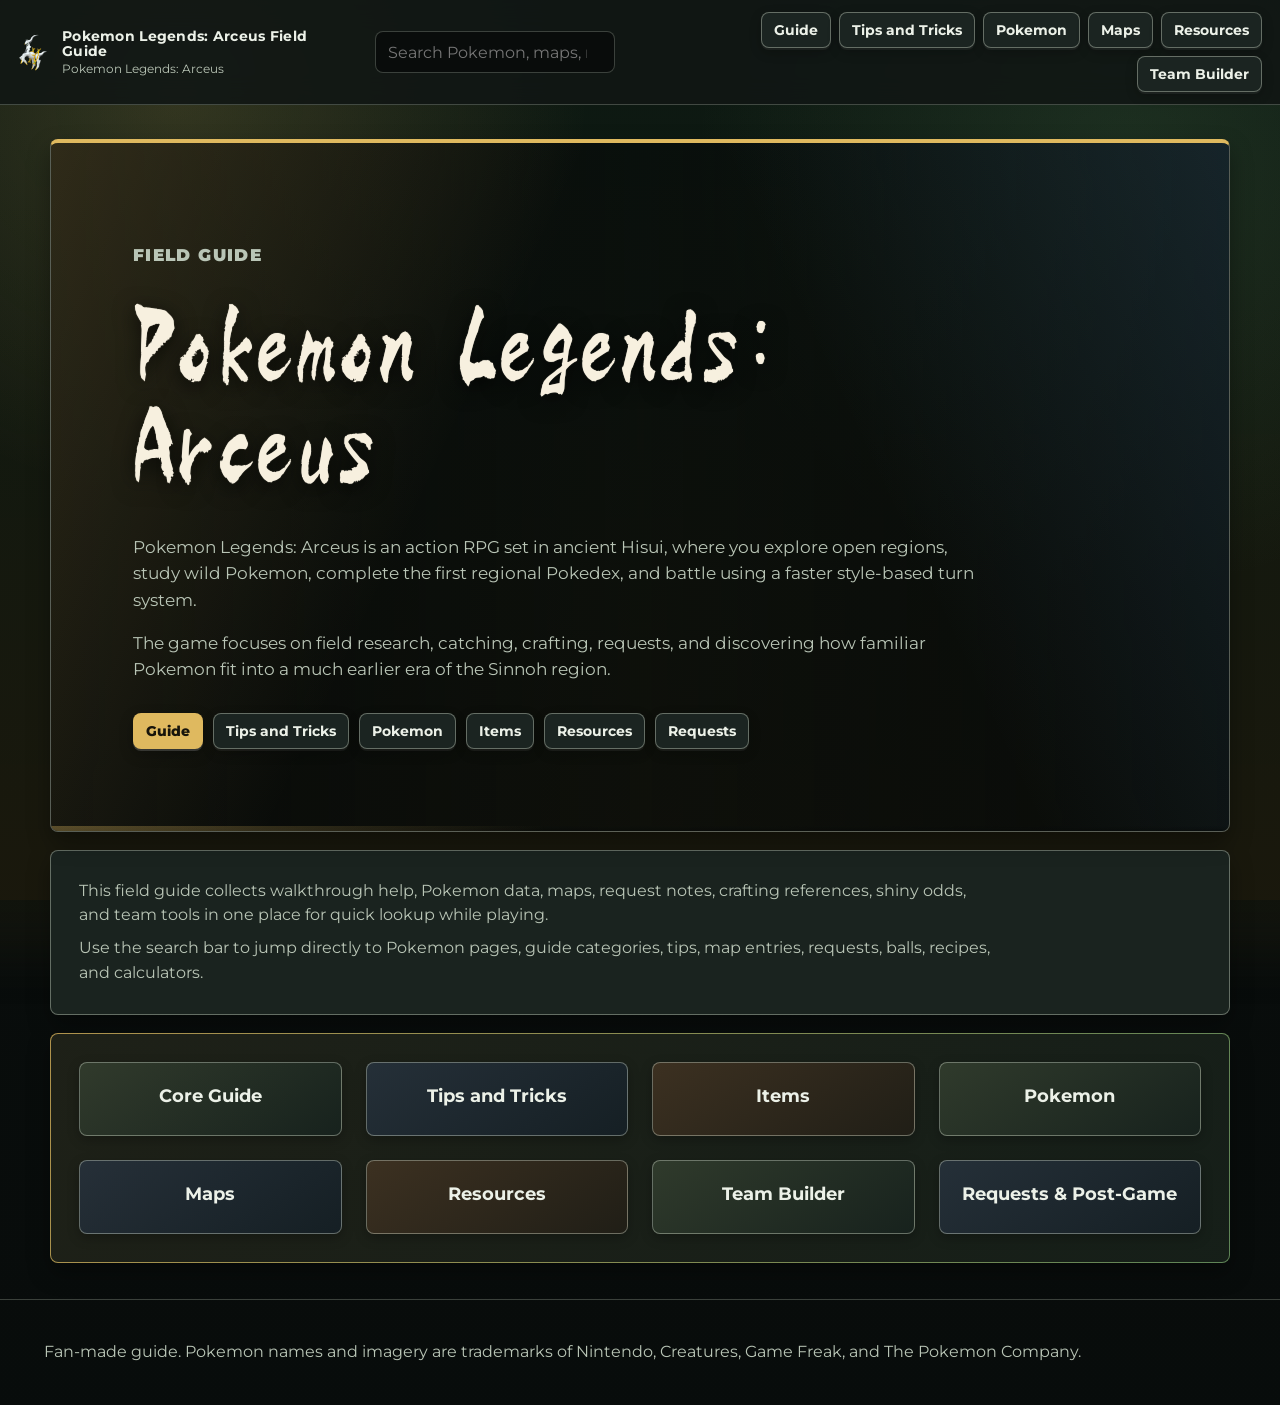
<file: index.html>
<!doctype html>
<html lang="en">
<head>
  <meta charset="utf-8">
  <meta name="viewport" content="width=device-width, initial-scale=1">
  <title>Pokemon Legends: Arceus Field Guide</title>
  <link rel="preconnect" href="https://fonts.googleapis.com">
  <link rel="preconnect" href="https://fonts.gstatic.com" crossorigin>
  <link rel="stylesheet" href="styles.css?v=20260611c">
</head>
<body data-page="home">
  <header class="site-header">
    <a class="brand" href="index.html" aria-label="Pokemon Legends Arceus Field Guide home">
      <span>
        <strong>Pokemon Legends: Arceus Field Guide</strong>
        <small>Pokemon Legends: Arceus</small>
      </span>
    </a>
    <form class="global-search" role="search">
      <input id="globalSearch" type="search" autocomplete="off" placeholder="Search Pokemon, maps, requests, items...">
      <div id="searchResults" class="search-results" aria-label="Search results"></div>
    </form>
    <nav class="top-nav" aria-label="Primary">
      <a href="guide.html">Guide</a>
      <a href="tips.html">Tips and Tricks</a>
      <a href="pokemon.html">Pokemon</a>
      <a href="maps.html">Maps</a>
      <a href="resources.html">Resources</a>
      <a href="calculator.html">Team Builder</a>
    </nav>
  </header>

  <main>
    <section class="hero">
      <div class="hero-bg" aria-hidden="true"></div>
      <div class="hero-copy">
        <p class="eyebrow">Field guide</p>
        <h1>Pokemon Legends: Arceus</h1>
        <p>Pokemon Legends: Arceus is an action RPG set in ancient Hisui, where you explore open regions, study wild Pokemon, complete the first regional Pokedex, and battle using a faster style-based turn system.</p>
        <p>The game focuses on field research, catching, crafting, requests, and discovering how familiar Pokemon fit into a much earlier era of the Sinnoh region.</p>
        <div class="hero-actions">
          <a class="button primary" href="guide.html">Guide</a>
          <a class="button" href="tips.html">Tips and Tricks</a>
          <a class="button" href="pokemon.html">Pokemon</a>
          <a class="button" href="items.html">Items</a>
          <a class="button" href="resources.html">Resources</a>
          <a class="button" href="requests.html">Requests</a>
        </div>
      </div>
    </section>

    <section class="site-summary">
      <p>This field guide collects walkthrough help, Pokemon data, maps, request notes, crafting references, shiny odds, and team tools in one place for quick lookup while playing.</p>
      <p>Use the search bar to jump directly to Pokemon pages, guide categories, tips, map entries, requests, balls, recipes, and calculators.</p>
    </section>

    <section class="home-grid-wrap">
      <div class="home-grid" id="homeCards"></div>
    </section>
  </main>

  <footer>
    <p>Fan-made guide. Pokemon names and imagery are trademarks of Nintendo, Creatures, Game Freak, and The Pokemon Company.</p>
  </footer>
  <script src="app.js?v=20260611c"></script>
</body>
</html>
</file>
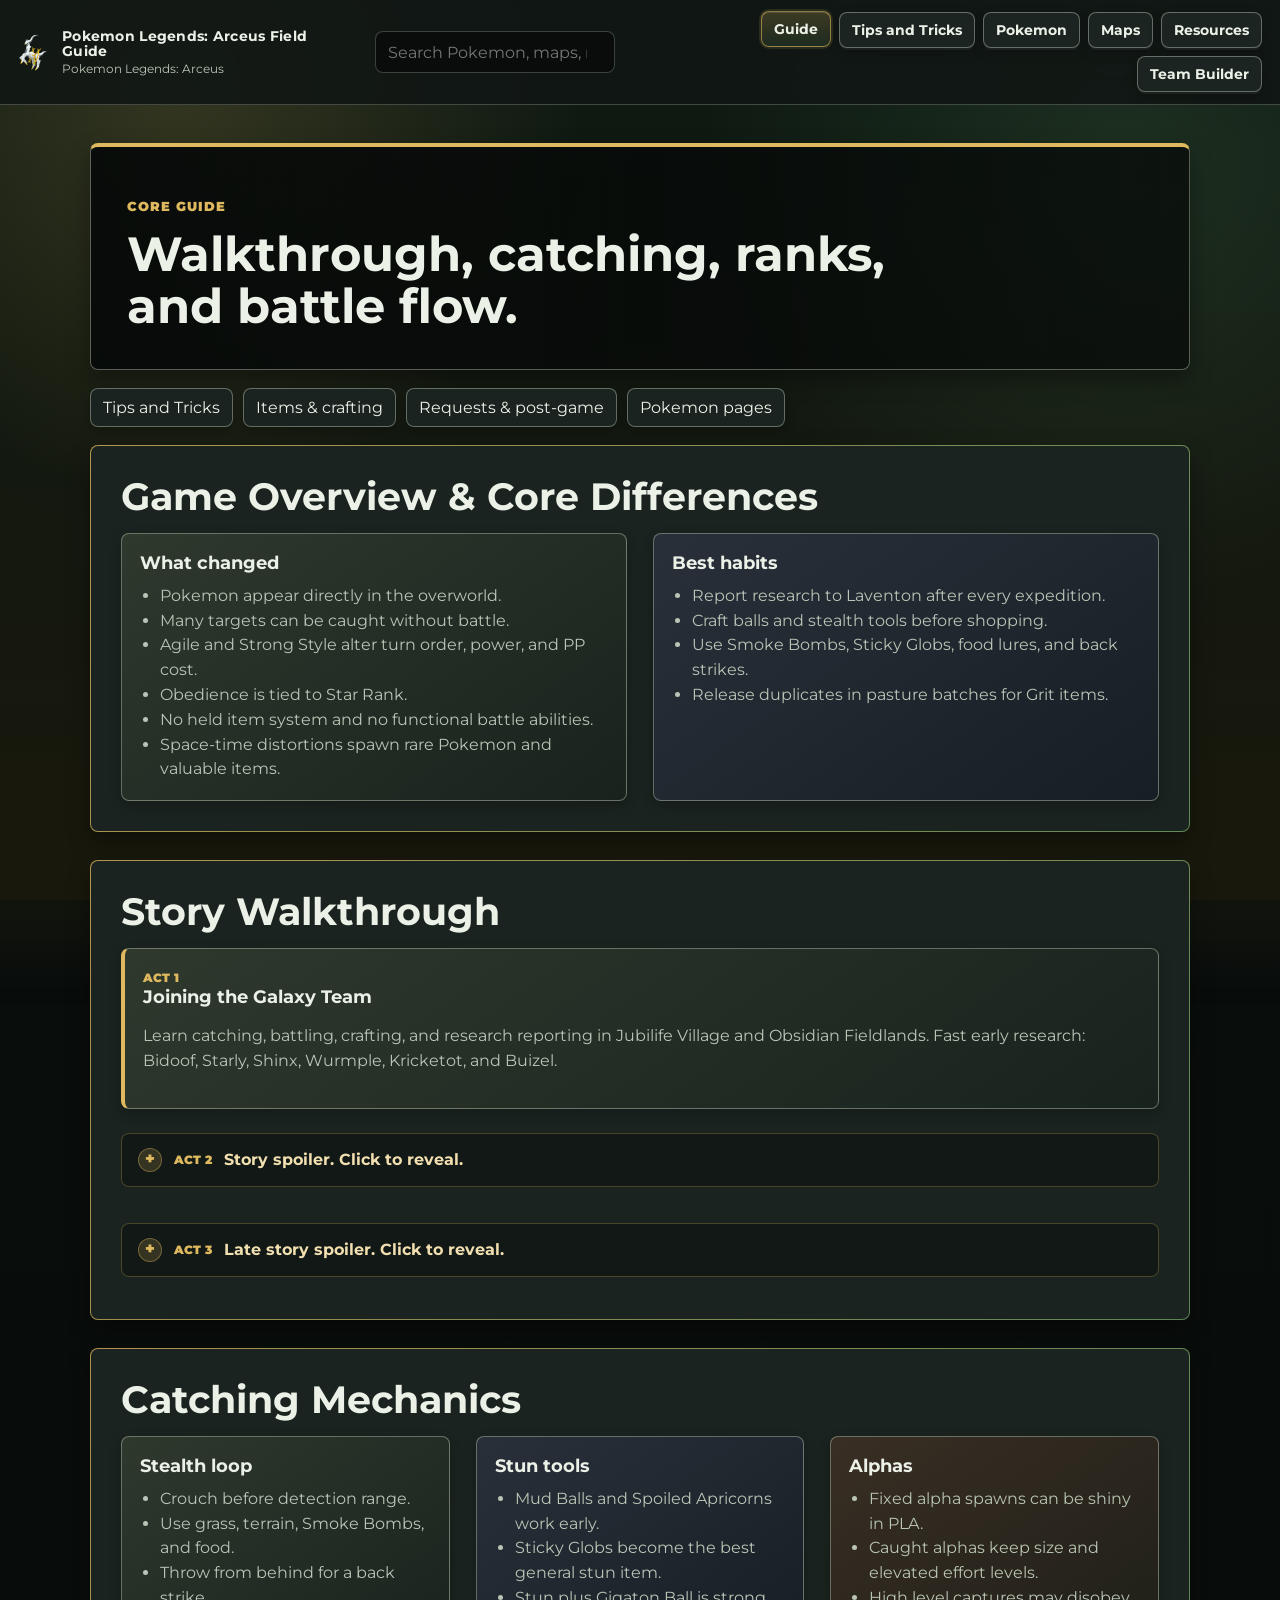
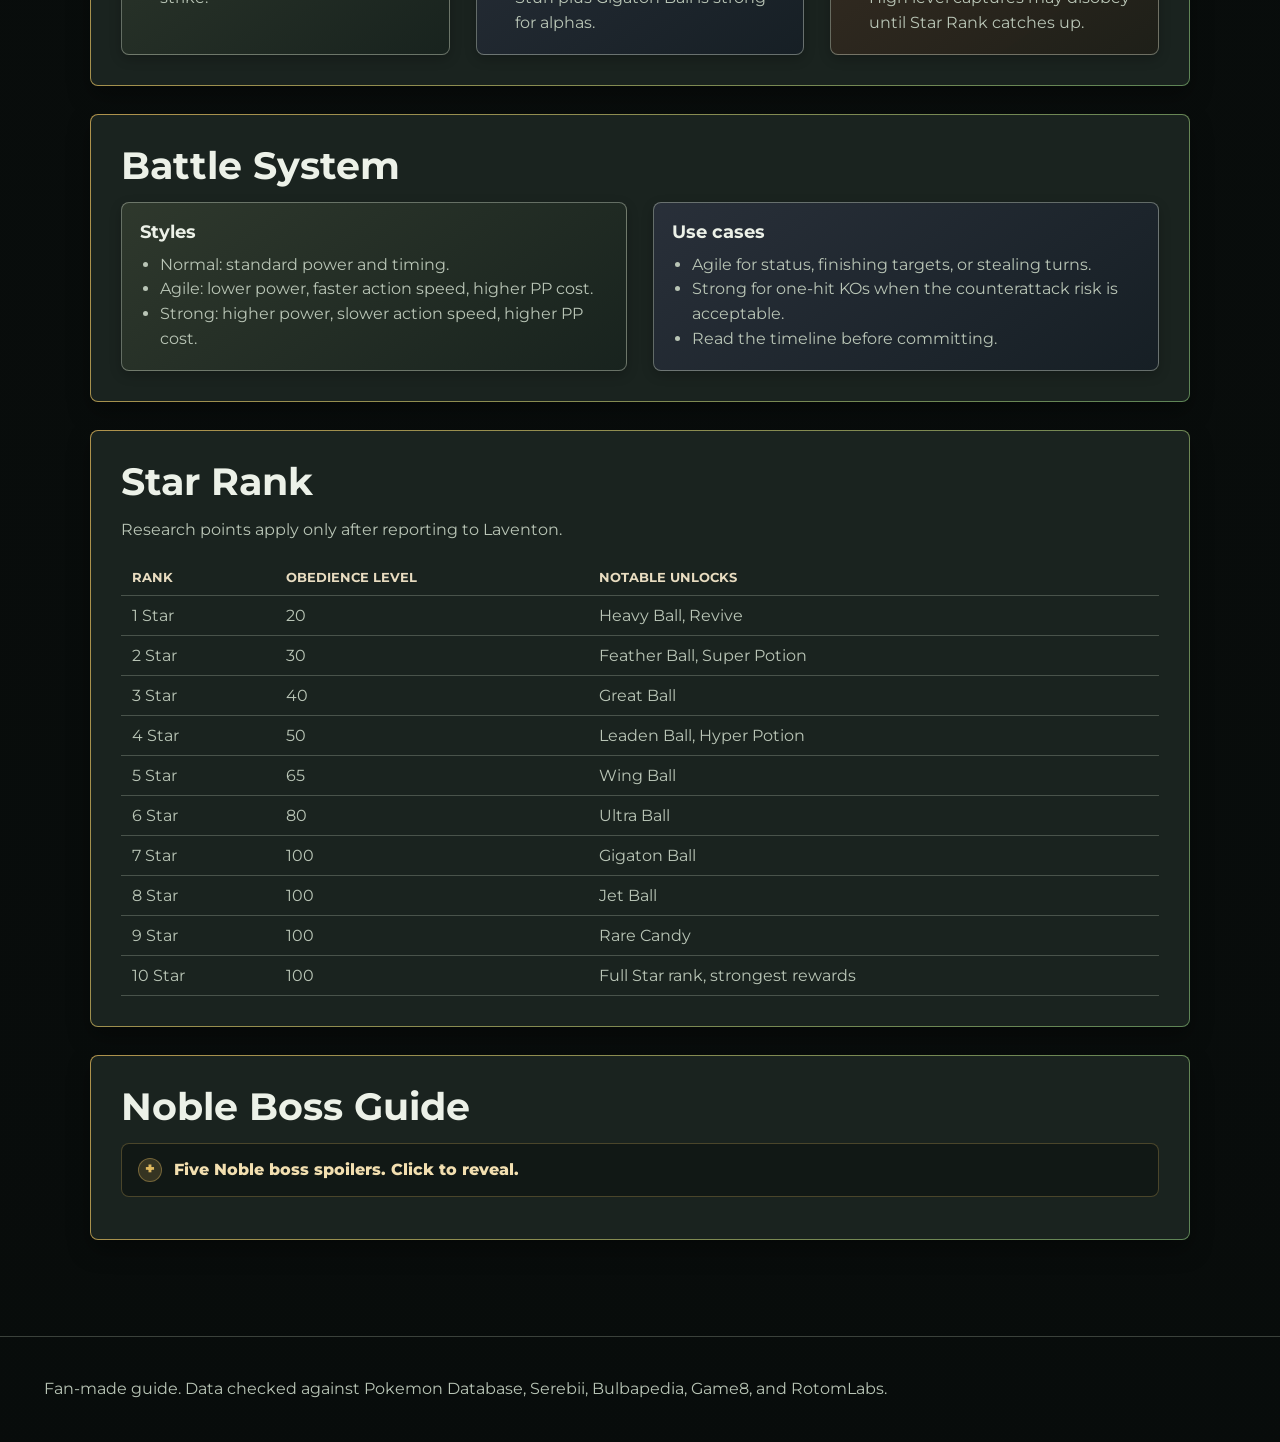
<file: guide.html>
<!doctype html>
<html lang="en">
<head>
  <meta charset="utf-8">
  <meta name="viewport" content="width=device-width, initial-scale=1">
  <title>Guide | Pokemon Legends: Arceus Field Guide</title>
  <link rel="stylesheet" href="styles.css?v=20260611c">
</head>
<body data-page="guide">
  <header class="site-header">
    <a class="brand" href="index.html" aria-label="Pokemon Legends Arceus Field Guide home"><span><strong>Pokemon Legends: Arceus Field Guide</strong><small>Pokemon Legends: Arceus</small></span></a>
    <form class="global-search" role="search"><input id="globalSearch" type="search" autocomplete="off" placeholder="Search Pokemon, maps, requests, items..."><div id="searchResults" class="search-results"></div></form>
    <nav class="top-nav" aria-label="Primary"><a href="guide.html">Guide</a><a href="tips.html">Tips and Tricks</a><a href="pokemon.html">Pokemon</a><a href="maps.html">Maps</a><a href="resources.html">Resources</a><a href="calculator.html">Team Builder</a></nav>
  </header>
  <main class="page-main">
    <section class="page-hero"><p class="eyebrow">Core guide</p><h1>Walkthrough, catching, ranks, and battle flow.</h1></section>
    <section class="page-tabs"><a href="tips.html">Tips and Tricks</a><a href="items.html">Items & crafting</a><a href="requests.html">Requests & post-game</a><a href="pokemon.html">Pokemon pages</a></section>
    <section class="guide-section">
      <h2>Game Overview & Core Differences</h2>
      <div class="grid two">
        <article><h3>What changed</h3><ul><li>Pokemon appear directly in the overworld.</li><li>Many targets can be caught without battle.</li><li>Agile and Strong Style alter turn order, power, and PP cost.</li><li>Obedience is tied to Star Rank.</li><li>No held item system and no functional battle abilities.</li><li>Space-time distortions spawn rare Pokemon and valuable items.</li></ul></article>
        <article><h3>Best habits</h3><ul><li>Report research to Laventon after every expedition.</li><li>Craft balls and stealth tools before shopping.</li><li>Use Smoke Bombs, Sticky Globs, food lures, and back strikes.</li><li>Release duplicates in pasture batches for Grit items.</li></ul></article>
      </div>
    </section>
    <section class="guide-section">
      <h2>Story Walkthrough</h2>
      <div class="timeline">
        <article><span>Act 1</span><h3>Joining the Galaxy Team</h3><p>Learn catching, battling, crafting, and research reporting in Jubilife Village and Obsidian Fieldlands. Fast early research: Bidoof, Starly, Shinx, Wurmple, Kricketot, and Buizel.</p></article>
        <details class="spoiler-block timeline-spoiler"><summary><span>Act 2</span><strong>Story spoiler. Click to reveal.</strong></summary><article><h3>The Five Nobles</h3><p>Kleavor, Hisuian Lilligant, Hisuian Arcanine, Hisuian Electrode, and Hisuian Avalugg gate region progress. Ride unlock order is Wyrdeer, Ursaluna, Basculegion, Sneasler, then Hisuian Braviary.</p></article></details>
        <details class="spoiler-block timeline-spoiler"><summary><span>Act 3</span><strong>Late story spoiler. Click to reveal.</strong></summary><article><h3>Volo and Giratina</h3><p>Volo uses Spiritomb, Roserade, Togekiss, Hisuian Arcanine, Lucario, and Garchomp, then Giratina Altered and Origin. Bring level 65-70+ Pokemon, Max Revives, and Fairy/Ice coverage.</p></article></details>
      </div>
    </section>
    <section class="guide-section">
      <h2>Catching Mechanics</h2>
      <div class="grid three">
        <article><h3>Stealth loop</h3><ul><li>Crouch before detection range.</li><li>Use grass, terrain, Smoke Bombs, and food.</li><li>Throw from behind for a back strike.</li></ul></article>
        <article><h3>Stun tools</h3><ul><li>Mud Balls and Spoiled Apricorns work early.</li><li>Sticky Globs become the best general stun item.</li><li>Stun plus Gigaton Ball is strong for alphas.</li></ul></article>
        <article><h3>Alphas</h3><ul><li>Fixed alpha spawns can be shiny in PLA.</li><li>Caught alphas keep size and elevated effort levels.</li><li>High level captures may disobey until Star Rank catches up.</li></ul></article>
      </div>
    </section>
    <section class="guide-section"><h2>Battle System</h2><div class="grid two"><article><h3>Styles</h3><ul><li>Normal: standard power and timing.</li><li>Agile: lower power, faster action speed, higher PP cost.</li><li>Strong: higher power, slower action speed, higher PP cost.</li></ul></article><article><h3>Use cases</h3><ul><li>Agile for status, finishing targets, or stealing turns.</li><li>Strong for one-hit KOs when the counterattack risk is acceptable.</li><li>Read the timeline before committing.</li></ul></article></div></section>
    <section class="guide-section"><h2>Star Rank</h2><p>Research points apply only after reporting to Laventon.</p><div class="table-wrap"><table id="rankTable"></table></div></section>
    <section class="guide-section"><h2>Noble Boss Guide</h2><details class="spoiler-block"><summary>Five Noble boss spoilers. Click to reveal.</summary><div class="cards" id="nobleCards"></div></details></section>
  </main>
  <footer><p>Fan-made guide. Data checked against Pokemon Database, Serebii, Bulbapedia, Game8, and RotomLabs.</p></footer>
  <script src="app.js?v=20260611c"></script>
</body>
</html>
</file>
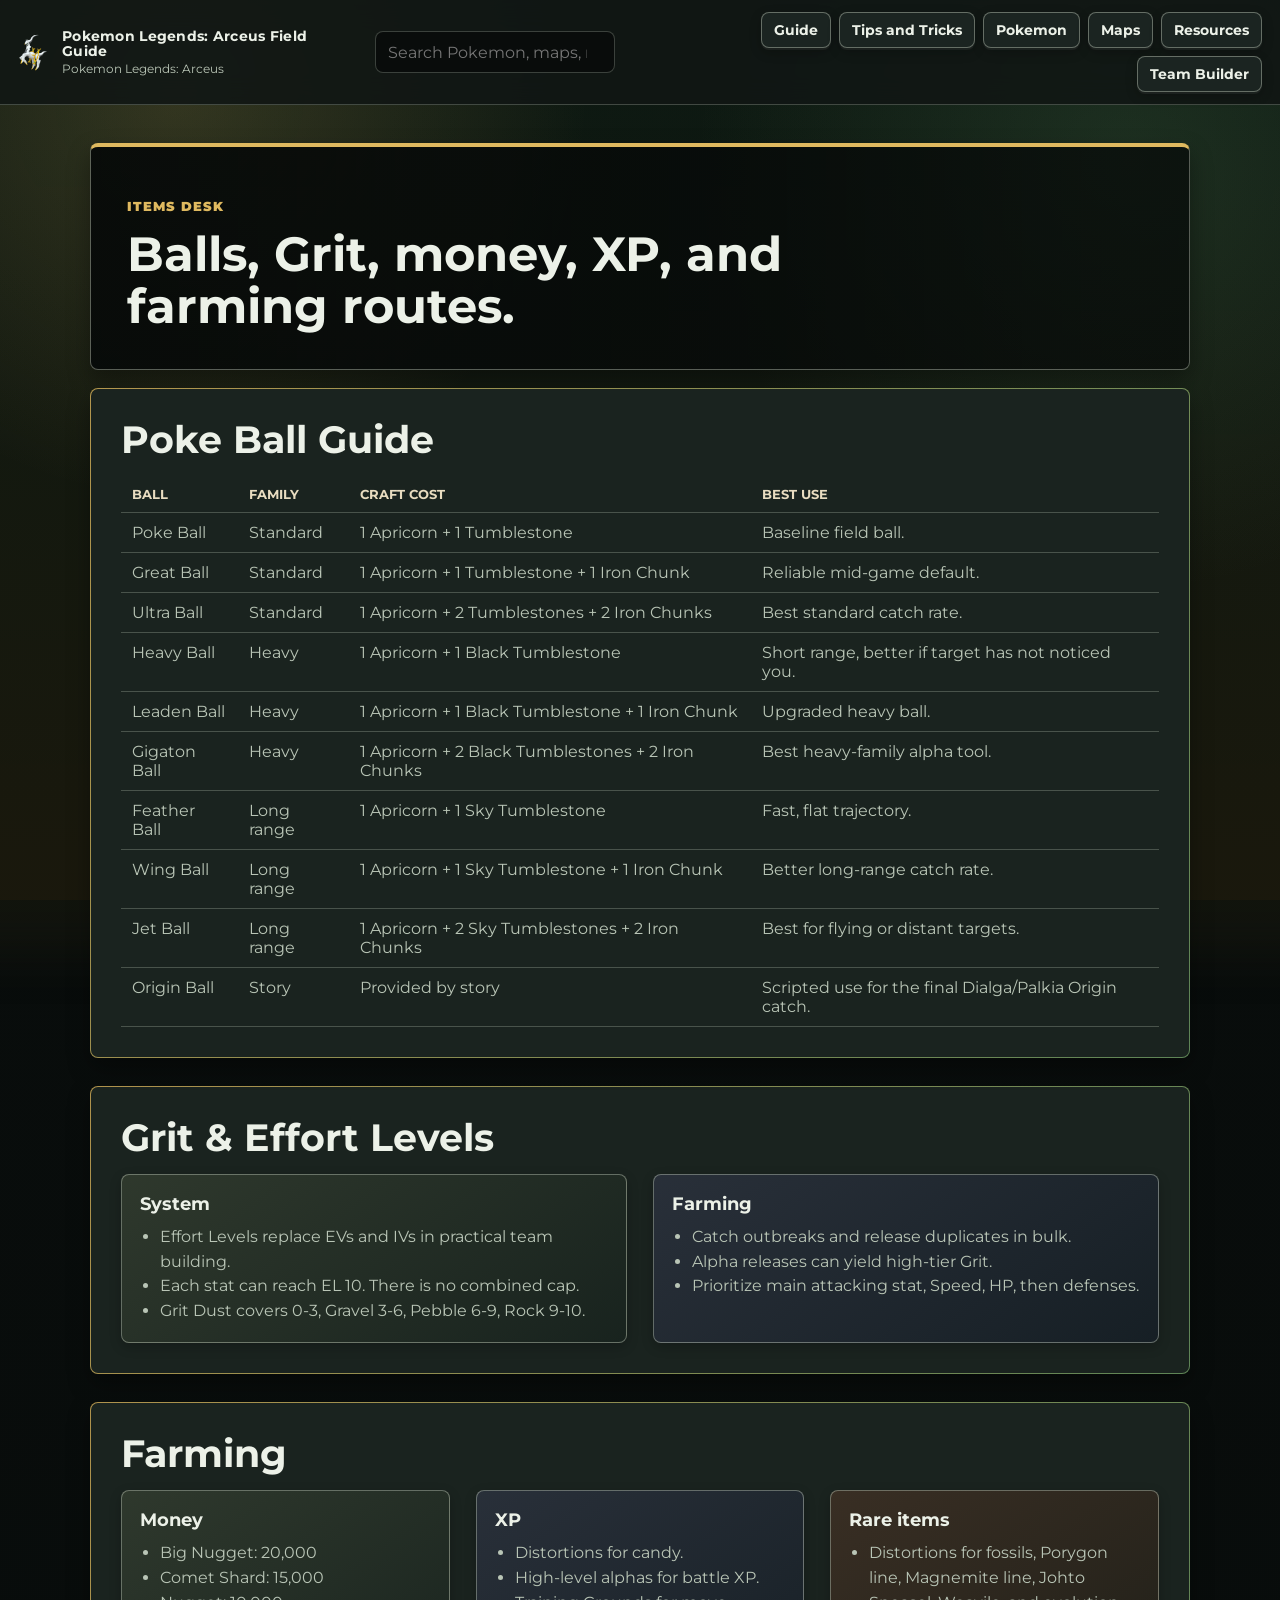
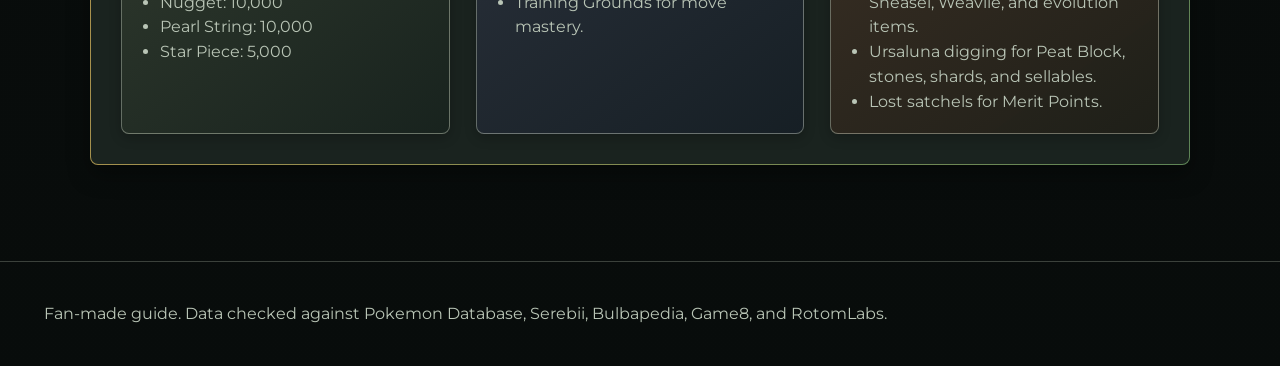
<file: items.html>
<!doctype html>
<html lang="en">
<head>
  <meta charset="utf-8">
  <meta name="viewport" content="width=device-width, initial-scale=1">
  <title>Items | Pokemon Legends: Arceus Field Guide</title>
  <link rel="stylesheet" href="styles.css?v=20260611c">
</head>
<body data-page="items">
  <header class="site-header">
    <a class="brand" href="index.html" aria-label="Pokemon Legends Arceus Field Guide home"><span><strong>Pokemon Legends: Arceus Field Guide</strong><small>Pokemon Legends: Arceus</small></span></a>
    <form class="global-search" role="search"><input id="globalSearch" type="search" autocomplete="off" placeholder="Search Pokemon, maps, requests, items..."><div id="searchResults" class="search-results"></div></form>
    <nav class="top-nav" aria-label="Primary"><a href="guide.html">Guide</a><a href="tips.html">Tips and Tricks</a><a href="pokemon.html">Pokemon</a><a href="maps.html">Maps</a><a href="resources.html">Resources</a><a href="calculator.html">Team Builder</a></nav>
  </header>
  <main class="page-main">
    <section class="page-hero"><p class="eyebrow">Items desk</p><h1>Balls, Grit, money, XP, and farming routes.</h1></section>
    <section class="guide-section"><h2>Poke Ball Guide</h2><div class="table-wrap"><table id="ballTable"></table></div></section>
    <section class="guide-section"><h2>Grit & Effort Levels</h2><div class="grid two"><article><h3>System</h3><ul><li>Effort Levels replace EVs and IVs in practical team building.</li><li>Each stat can reach EL 10. There is no combined cap.</li><li>Grit Dust covers 0-3, Gravel 3-6, Pebble 6-9, Rock 9-10.</li></ul></article><article><h3>Farming</h3><ul><li>Catch outbreaks and release duplicates in bulk.</li><li>Alpha releases can yield high-tier Grit.</li><li>Prioritize main attacking stat, Speed, HP, then defenses.</li></ul></article></div></section>
    <section class="guide-section"><h2>Farming</h2><div class="grid three"><article><h3>Money</h3><ul><li>Big Nugget: 20,000</li><li>Comet Shard: 15,000</li><li>Nugget: 10,000</li><li>Pearl String: 10,000</li><li>Star Piece: 5,000</li></ul></article><article><h3>XP</h3><ul><li>Distortions for candy.</li><li>High-level alphas for battle XP.</li><li>Training Grounds for move mastery.</li></ul></article><article><h3>Rare items</h3><ul><li>Distortions for fossils, Porygon line, Magnemite line, Johto Sneasel, Weavile, and evolution items.</li><li>Ursaluna digging for Peat Block, stones, shards, and sellables.</li><li>Lost satchels for Merit Points.</li></ul></article></div></section>
  </main>
  <footer><p>Fan-made guide. Data checked against Pokemon Database, Serebii, Bulbapedia, Game8, and RotomLabs.</p></footer>
  <script src="app.js?v=20260611c"></script>
</body>
</html>
</file>
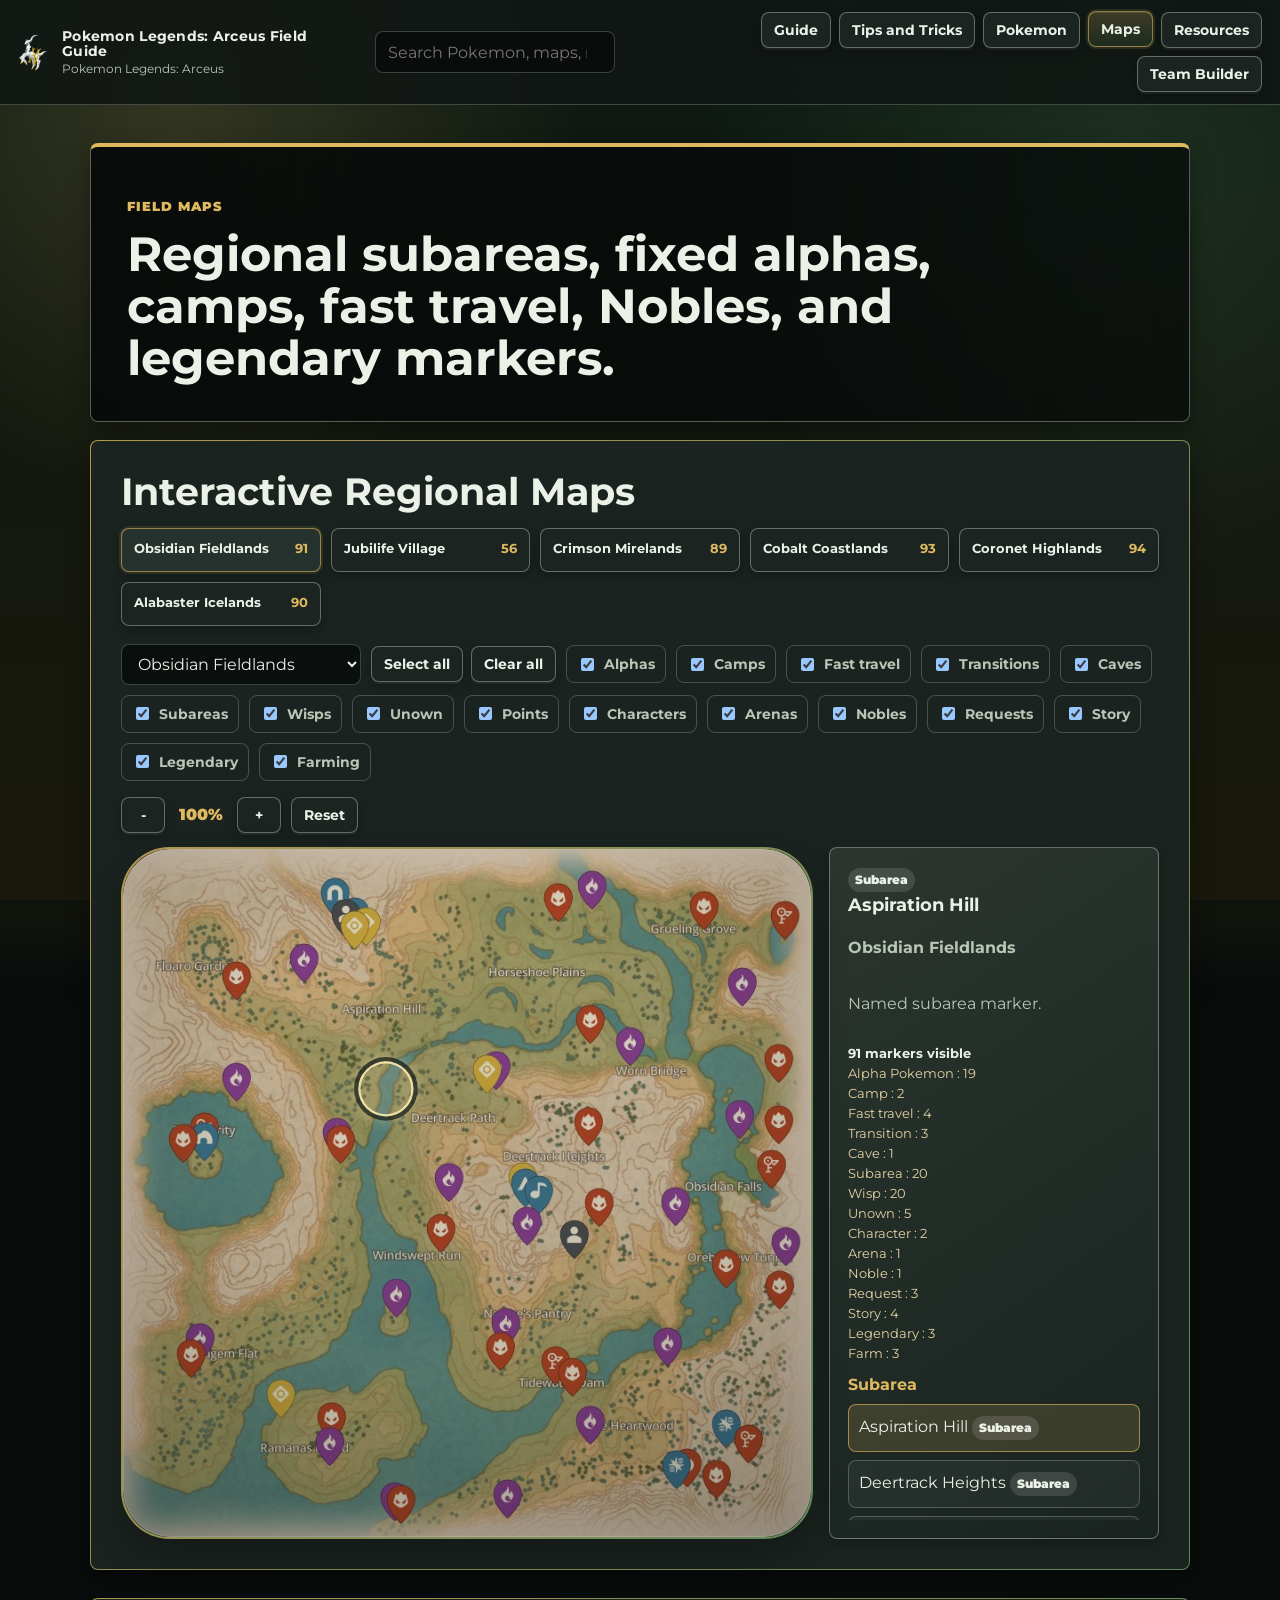
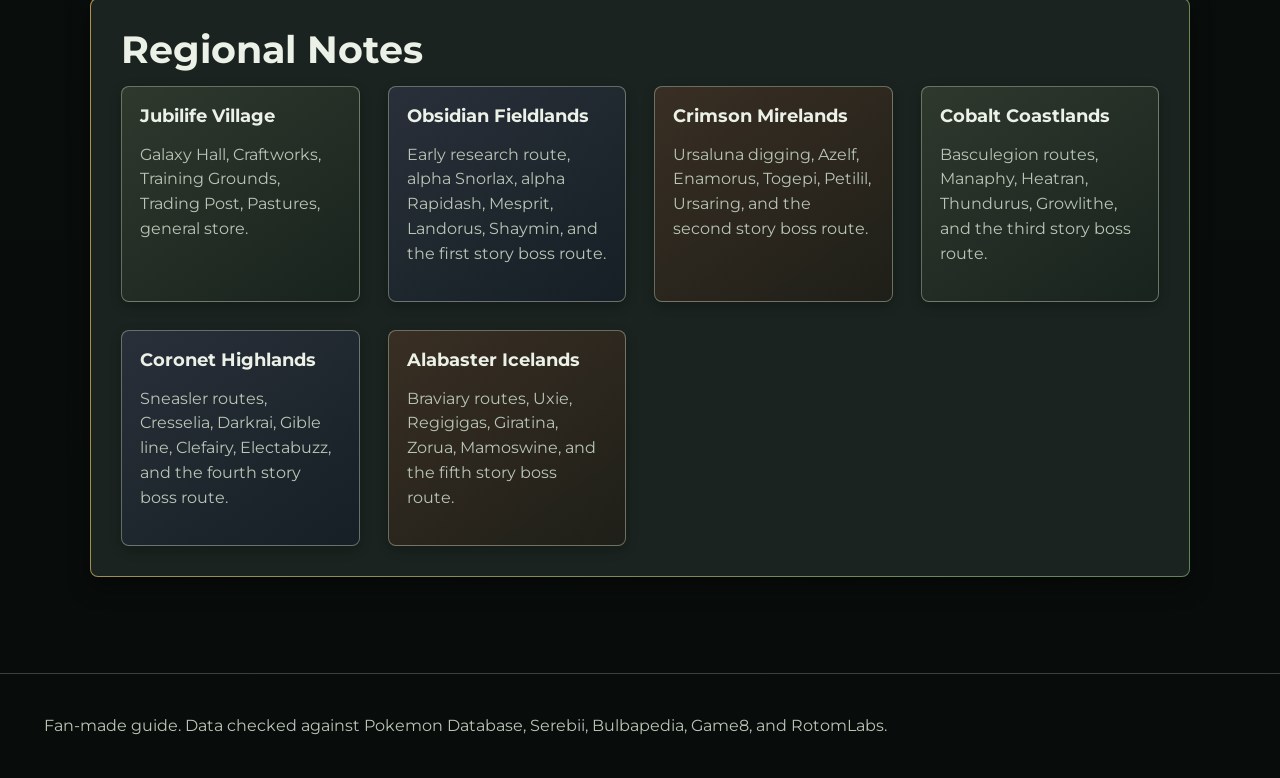
<file: maps.html>
<!doctype html>
<html lang="en">
<head>
  <meta charset="utf-8">
  <meta name="viewport" content="width=device-width, initial-scale=1">
  <title>Maps | Pokemon Legends: Arceus Field Guide</title>
  <link rel="stylesheet" href="styles.css?v=20260611c">
</head>
<body data-page="maps">
  <header class="site-header">
    <a class="brand" href="index.html" aria-label="Pokemon Legends Arceus Field Guide home"><span><strong>Pokemon Legends: Arceus Field Guide</strong><small>Pokemon Legends: Arceus</small></span></a>
    <form class="global-search" role="search"><input id="globalSearch" type="search" autocomplete="off" placeholder="Search Pokemon, maps, requests, items..."><div id="searchResults" class="search-results"></div></form>
    <nav class="top-nav" aria-label="Primary"><a href="guide.html">Guide</a><a href="tips.html">Tips and Tricks</a><a href="pokemon.html">Pokemon</a><a href="maps.html">Maps</a><a href="resources.html">Resources</a><a href="calculator.html">Team Builder</a></nav>
  </header>
  <main class="page-main">
    <section class="page-hero"><p class="eyebrow">Field maps</p><h1>Regional subareas, fixed alphas, camps, fast travel, Nobles, and legendary markers.</h1></section>
    <section class="guide-section">
      <h2>Interactive Regional Maps</h2>
      <div class="region-buttons" id="regionButtons" aria-label="Region shortcuts"></div>
      <div class="map-controls">
        <select id="regionSelect" aria-label="Region"><option>Obsidian Fieldlands</option><option>Crimson Mirelands</option><option>Cobalt Coastlands</option><option>Coronet Highlands</option><option>Alabaster Icelands</option><option>Jubilife Village</option></select>
        <div class="map-filter-actions"><button class="button" id="mapSelectAll" type="button">Select all</button><button class="button" id="mapClearAll" type="button">Clear all</button></div>
        <label><input type="checkbox" value="Alpha" checked> Alphas</label>
        <label><input type="checkbox" value="Camp" checked> Camps</label>
        <label><input type="checkbox" value="Gate" checked> Fast travel</label>
        <label><input type="checkbox" value="Transition" checked> Transitions</label>
        <label><input type="checkbox" value="Cave" checked> Caves</label>
        <label><input type="checkbox" value="Subarea" checked> Subareas</label>
        <label><input type="checkbox" value="Wisp" checked> Wisps</label>
        <label><input type="checkbox" value="Unown" checked> Unown</label>
        <label><input type="checkbox" value="Point" checked> Points</label>
        <label><input type="checkbox" value="Character" checked> Characters</label>
        <label><input type="checkbox" value="Arena" checked> Arenas</label>
        <label><input type="checkbox" value="Noble" checked> Nobles</label>
        <label><input type="checkbox" value="Request" checked> Requests</label>
        <label><input type="checkbox" value="Story" checked> Story</label>
        <label><input type="checkbox" value="Legendary" checked> Legendary</label>
        <label><input type="checkbox" value="Farm" checked> Farming</label>
      </div>
      <div class="map-tools" aria-label="Map zoom controls">
        <button class="button" id="mapZoomOut" type="button">-</button>
        <span id="mapZoomLabel">100%</span>
        <button class="button" id="mapZoomIn" type="button">+</button>
        <button class="button" id="mapReset" type="button">Reset</button>
      </div>
      <div class="map-shell"><div id="regionMap" class="region-map" aria-label="Interactive region map"></div><aside id="mapDetails" class="map-details"></aside></div>
    </section>
    <section class="guide-section"><h2>Regional Notes</h2><div class="cards" id="regionCards"></div></section>
  </main>
  <footer><p>Fan-made guide. Data checked against Pokemon Database, Serebii, Bulbapedia, Game8, and RotomLabs.</p></footer>
  <script src="app.js?v=20260611c"></script>
</body>
</html>
</file>
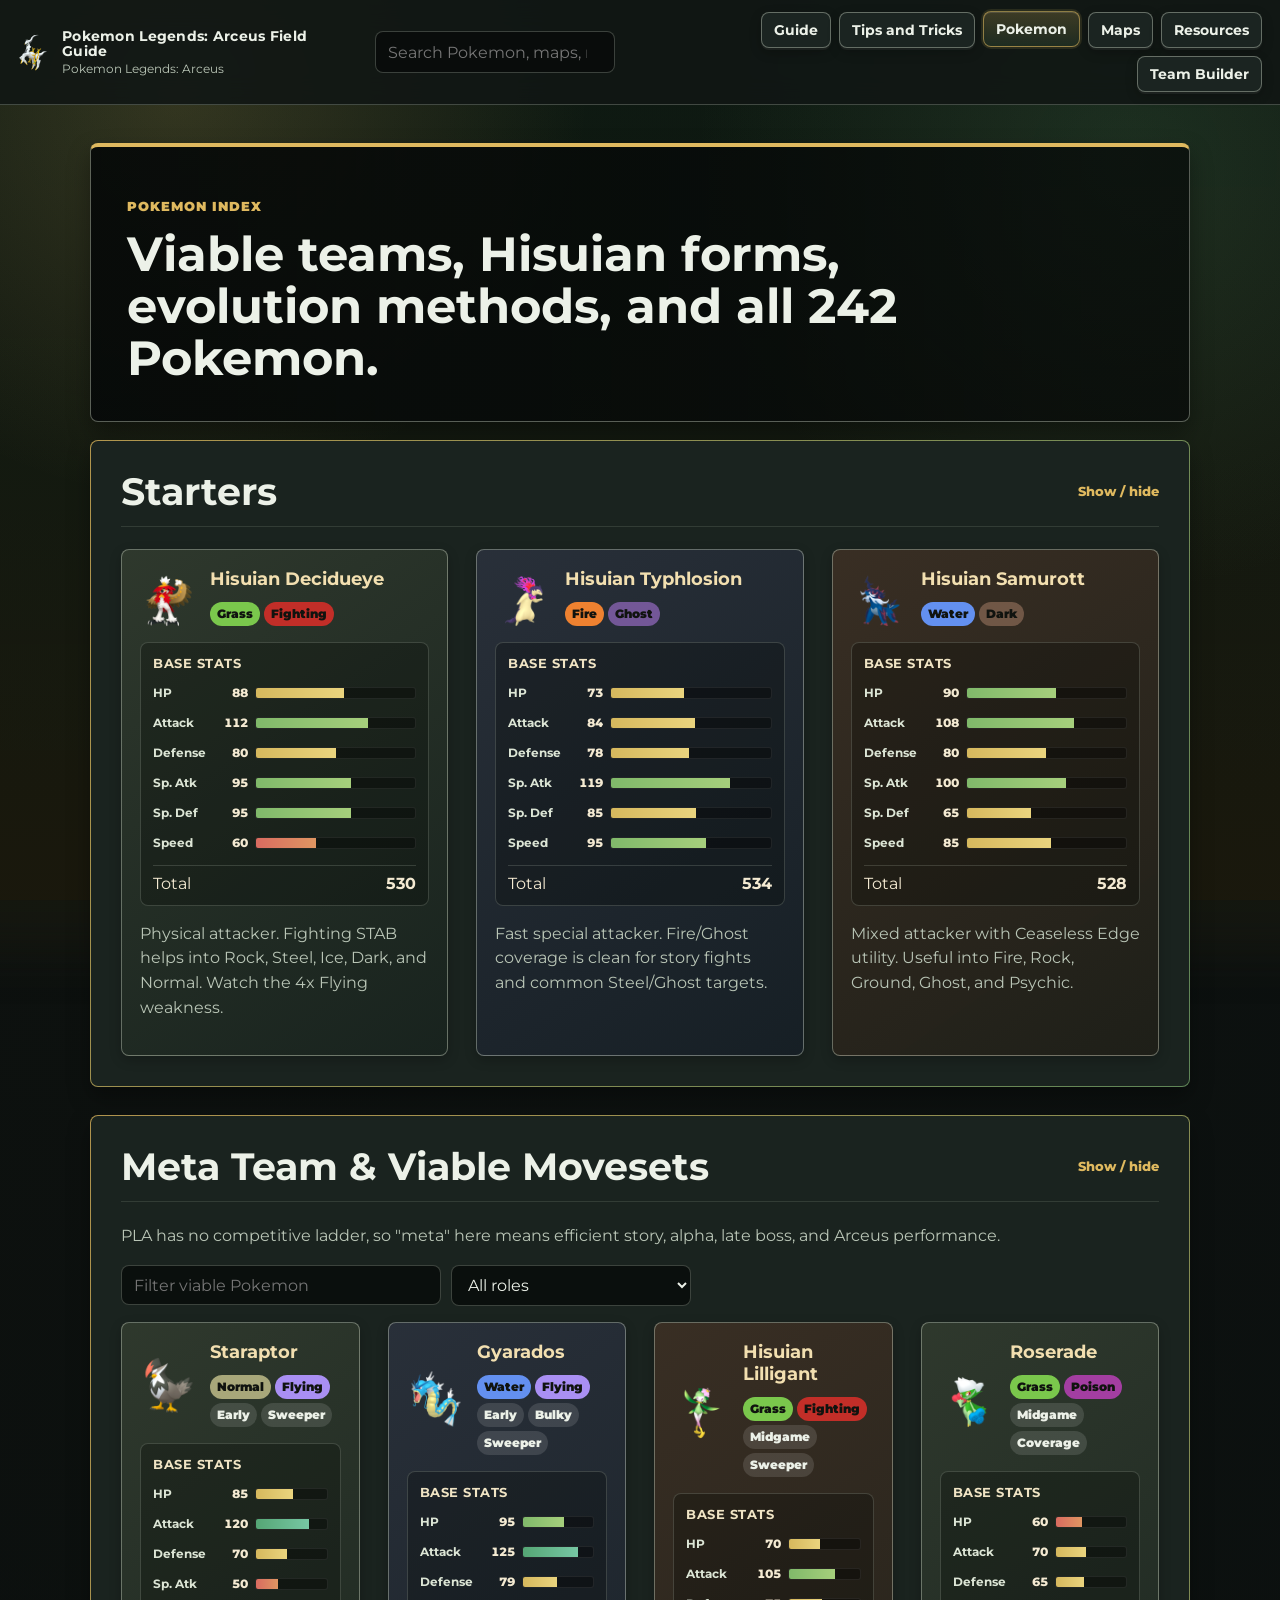
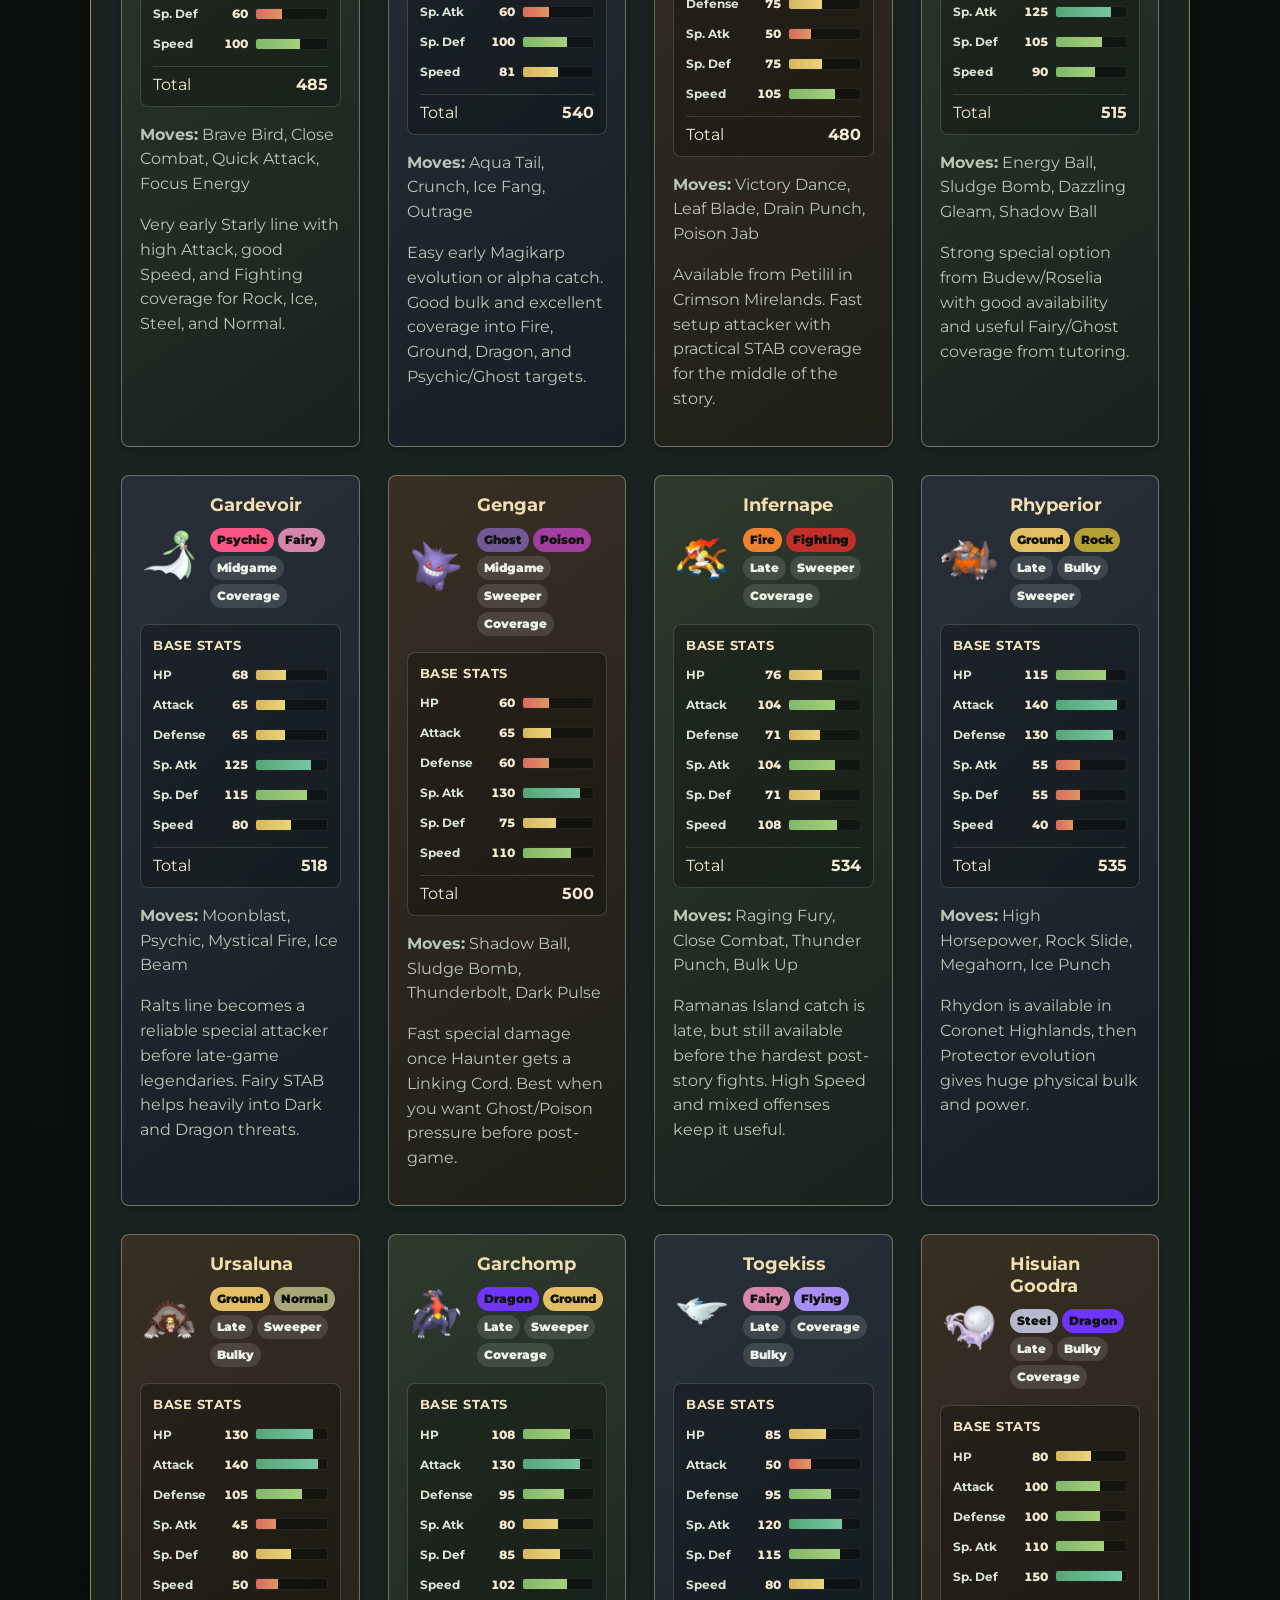
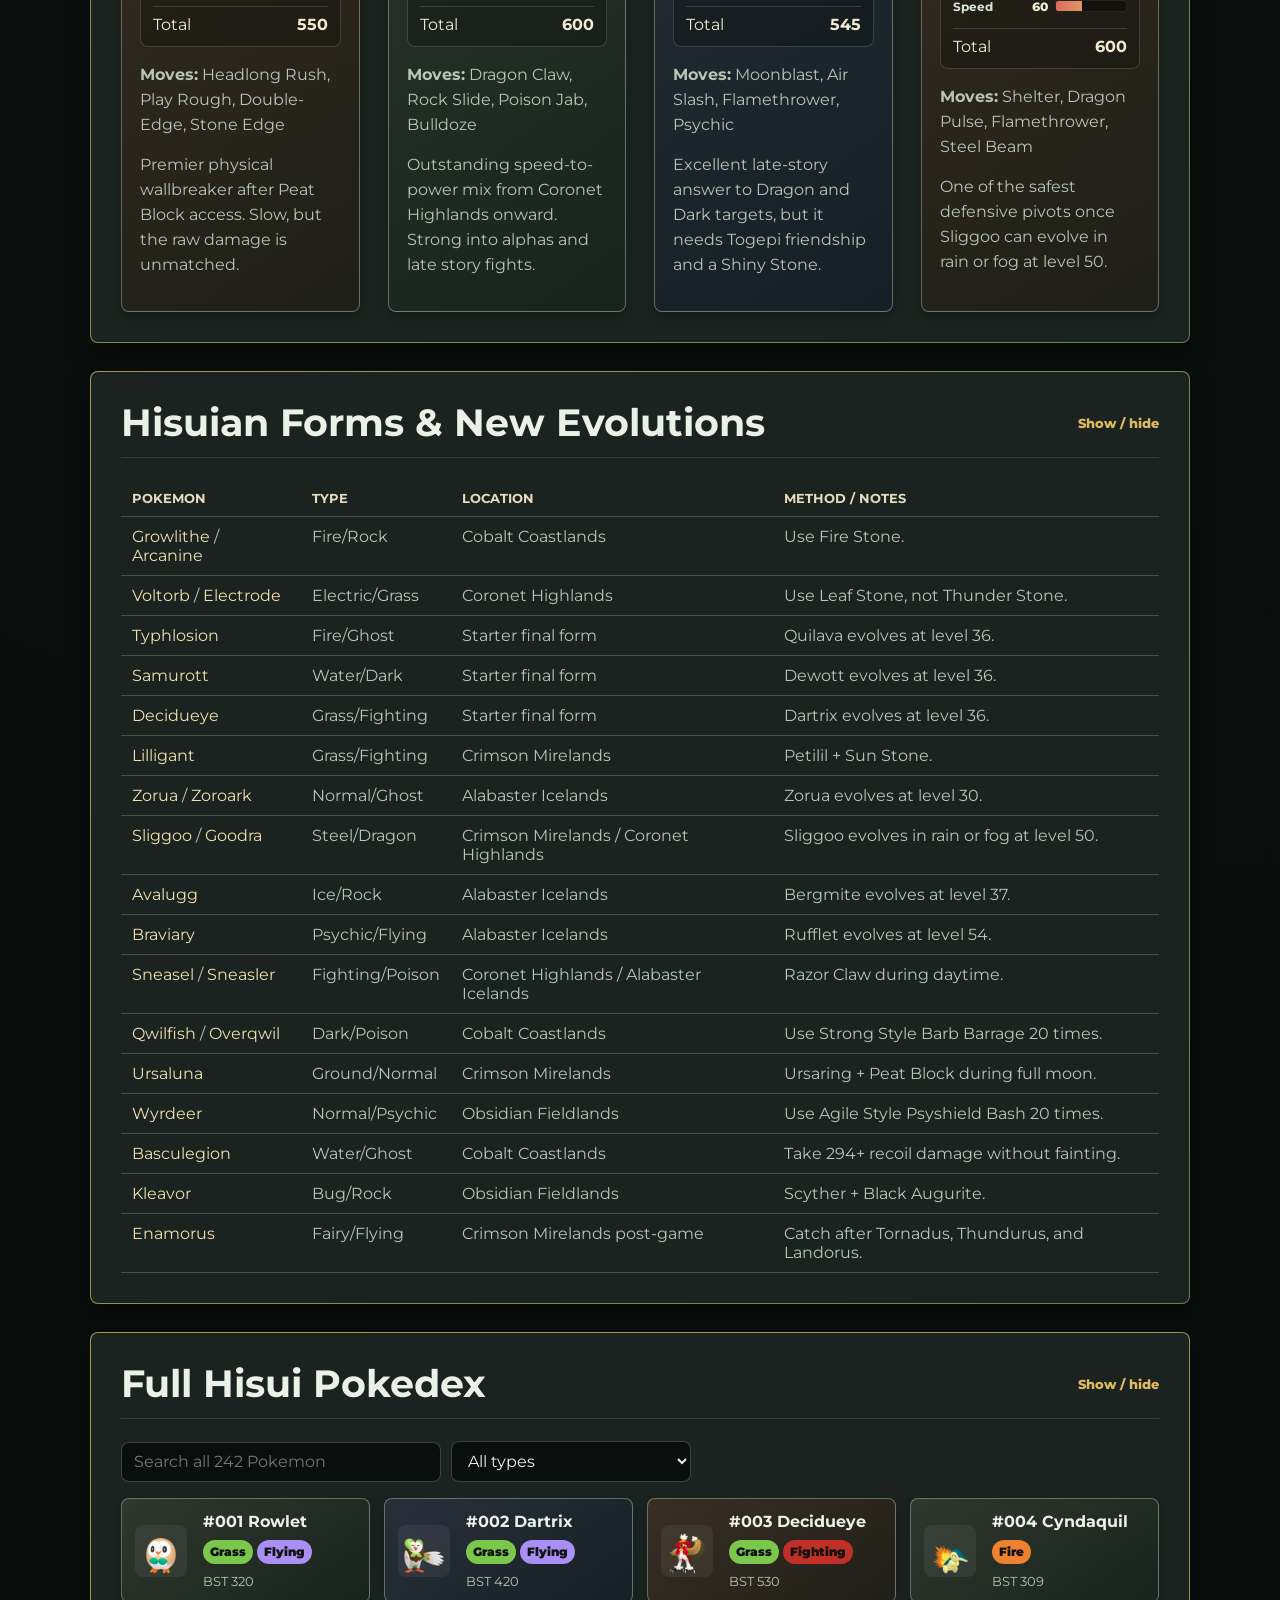
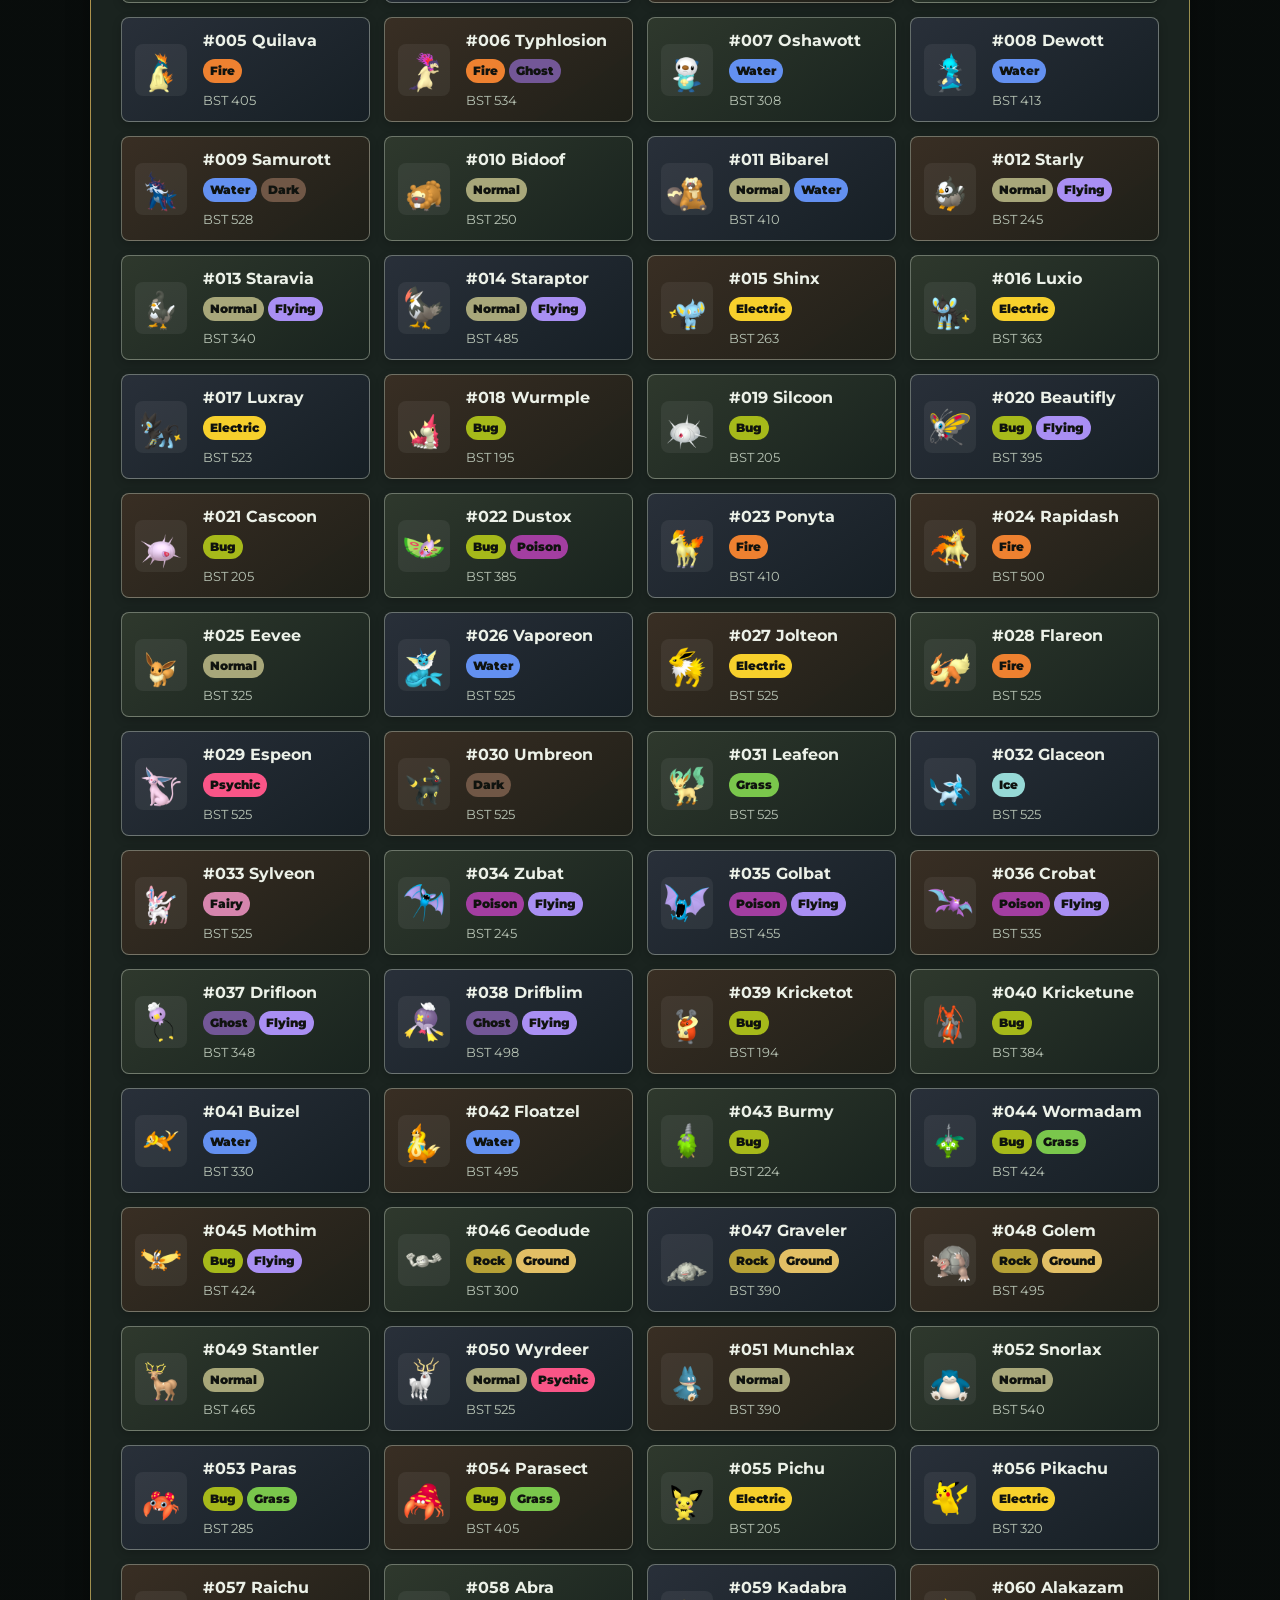
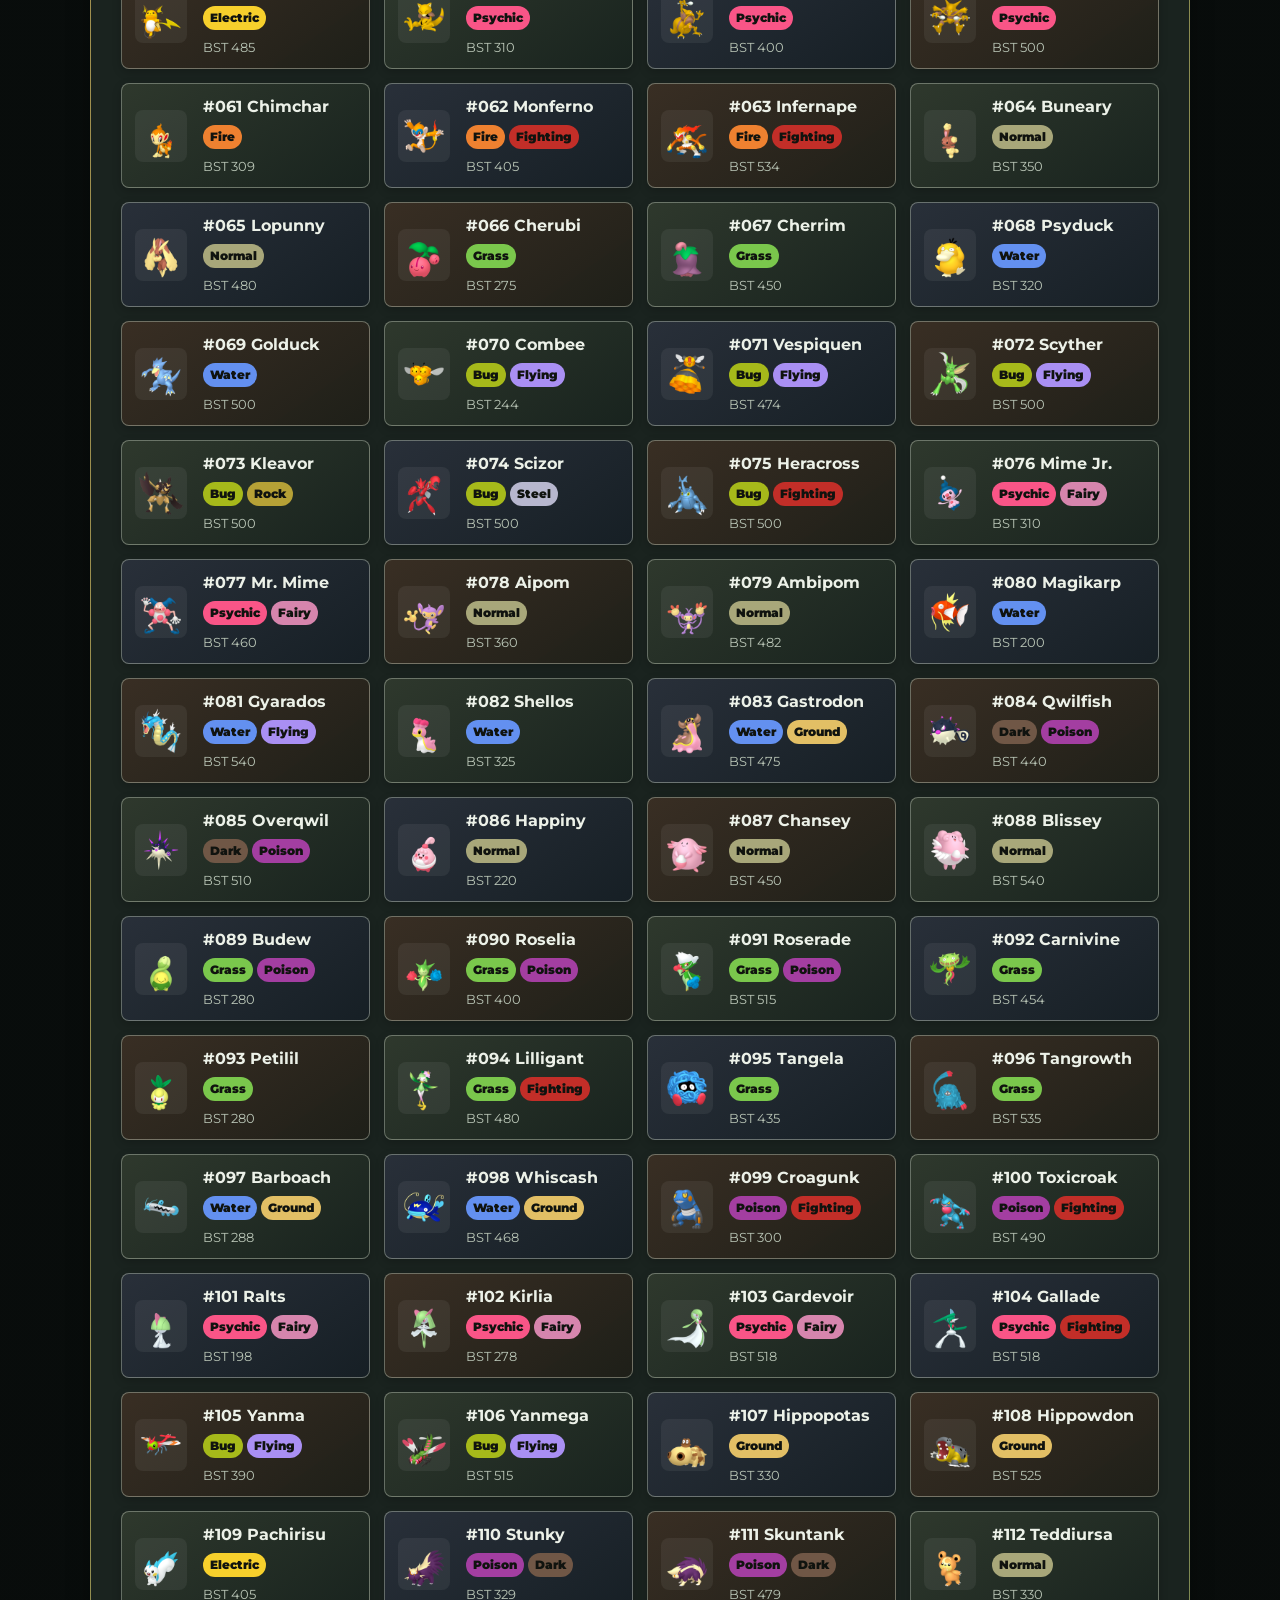
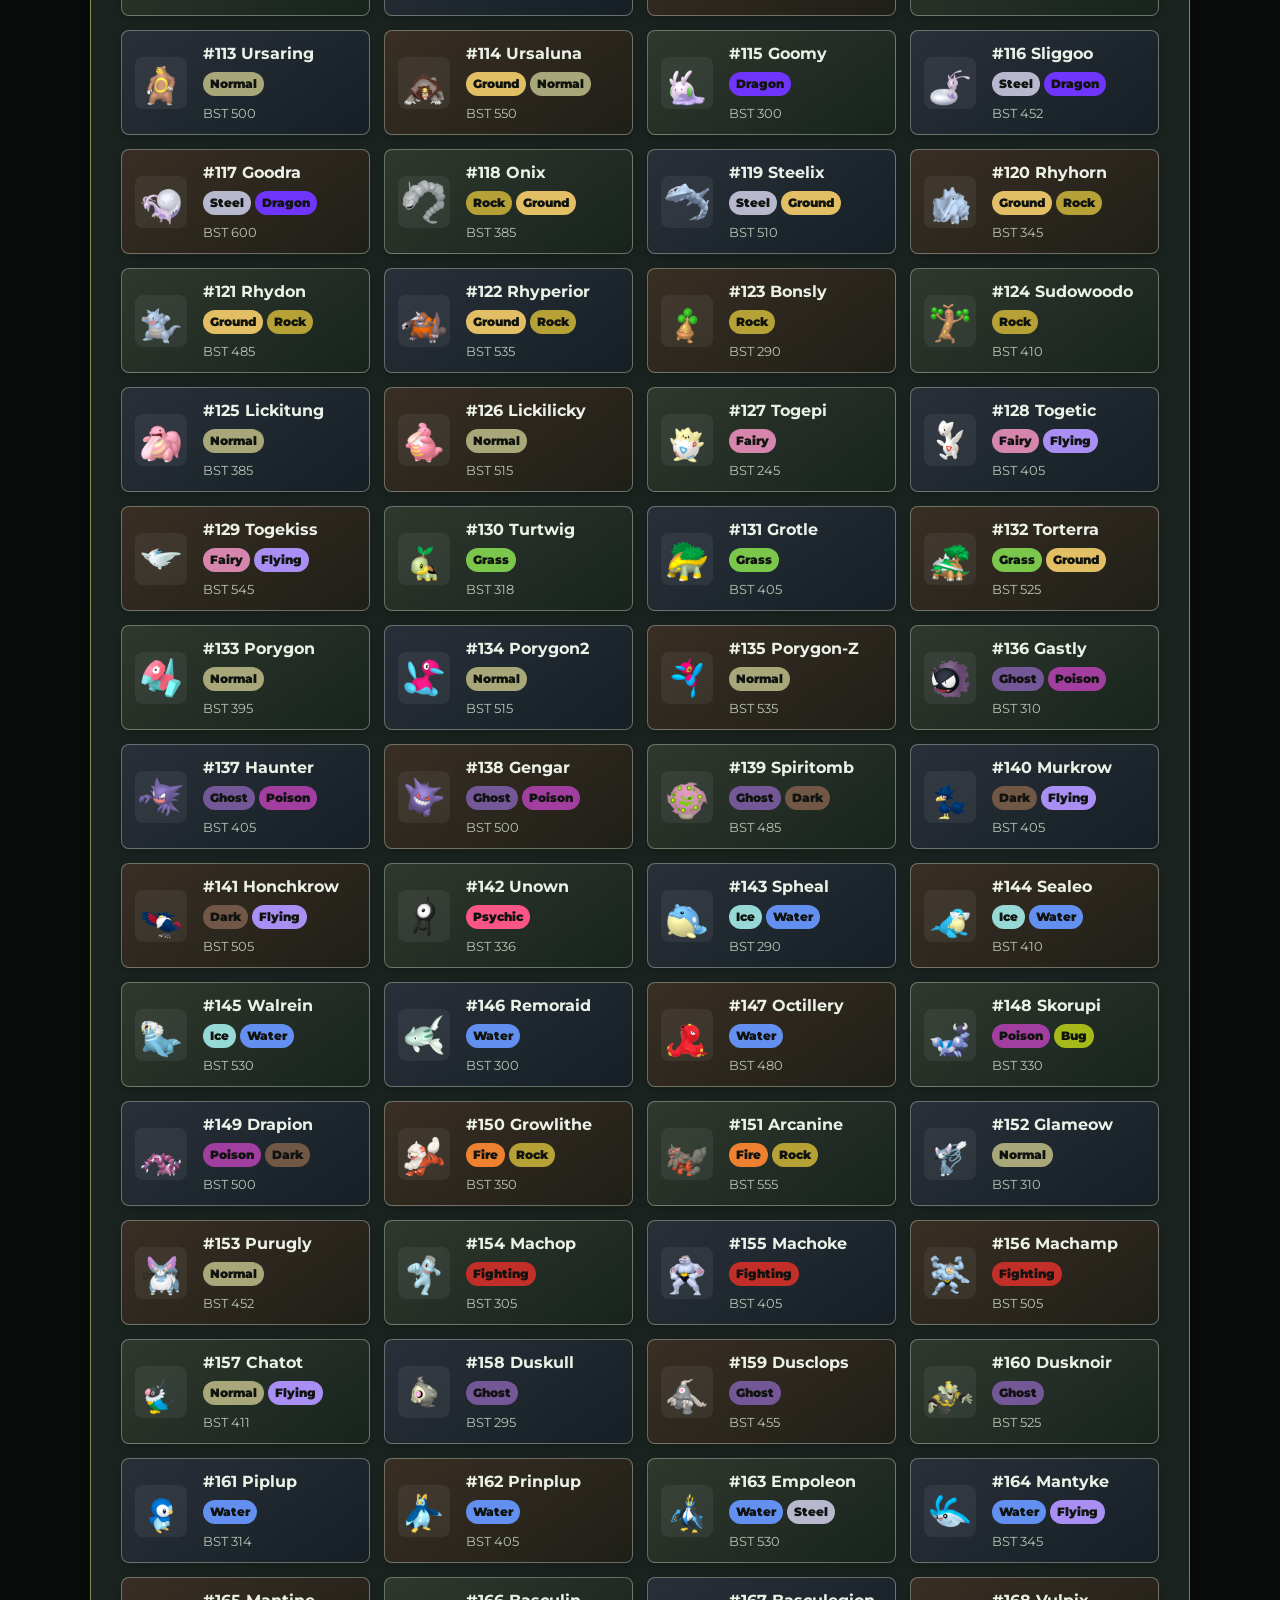
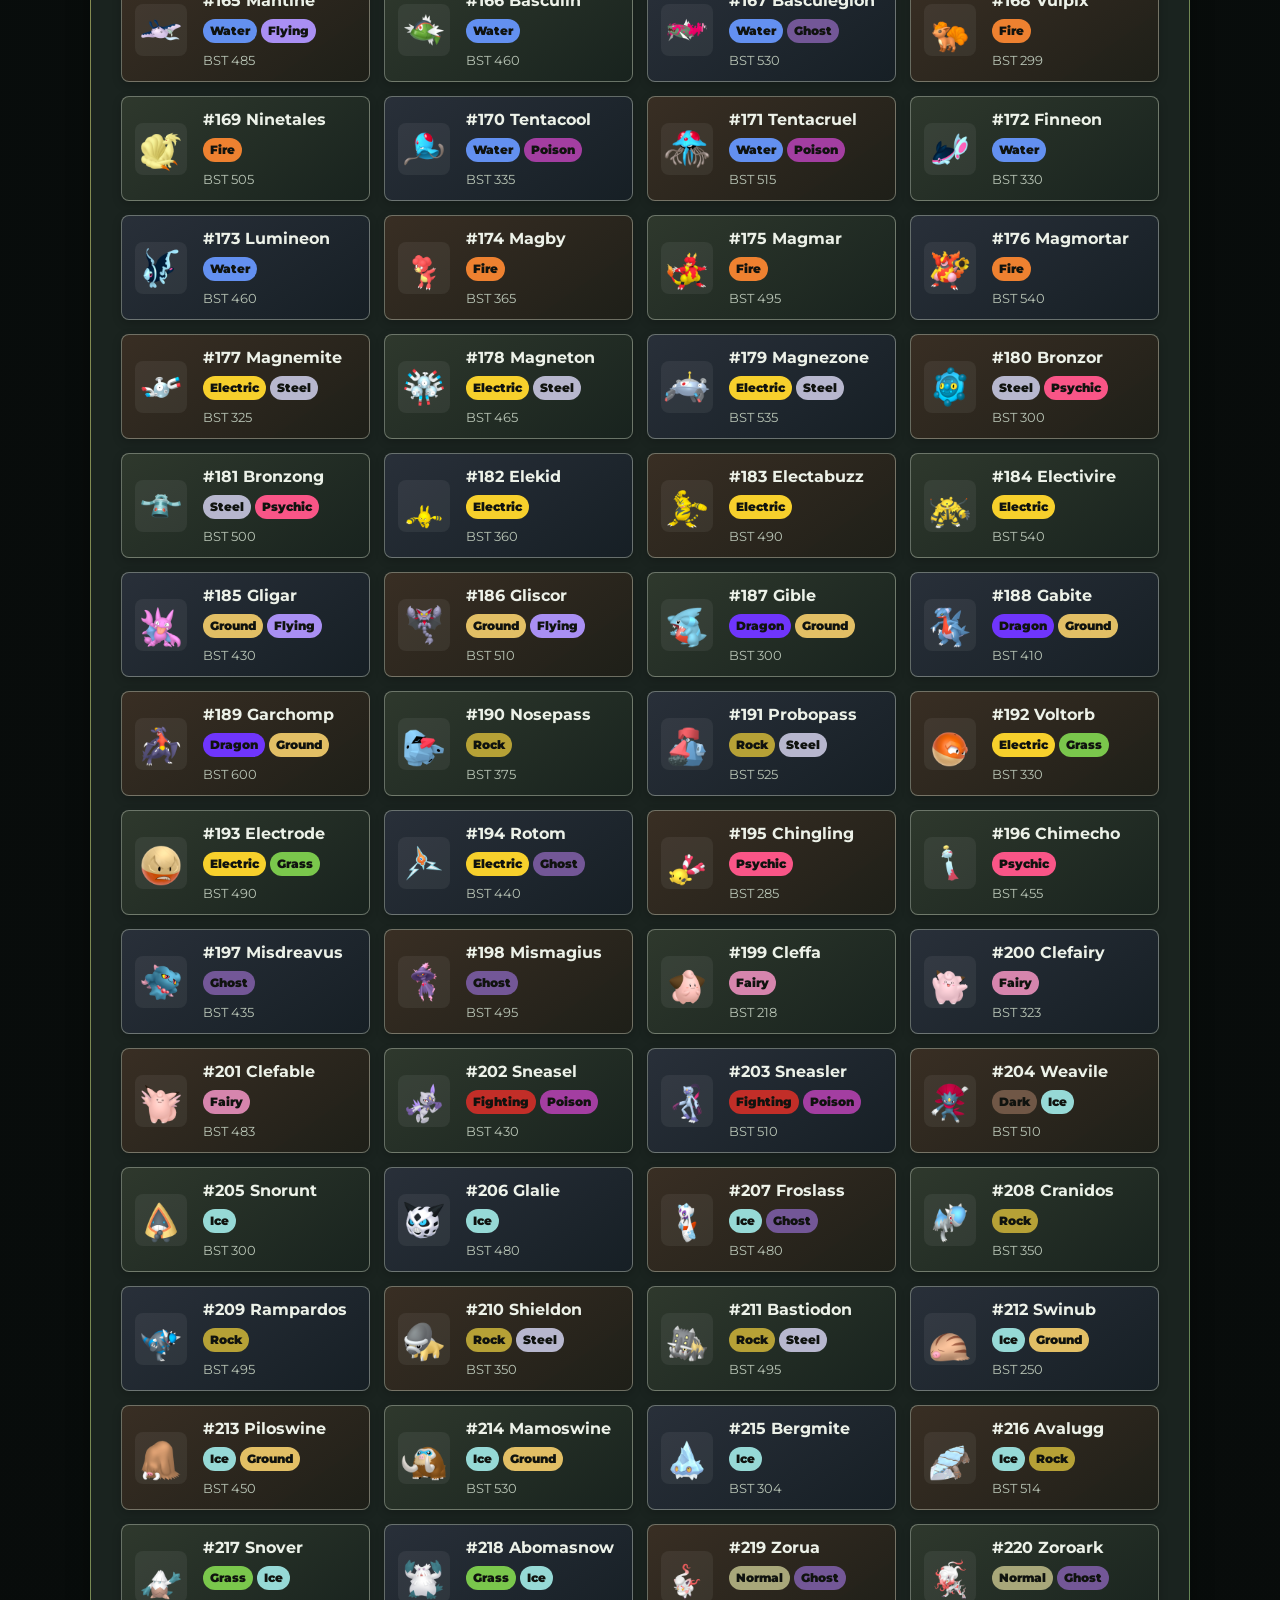
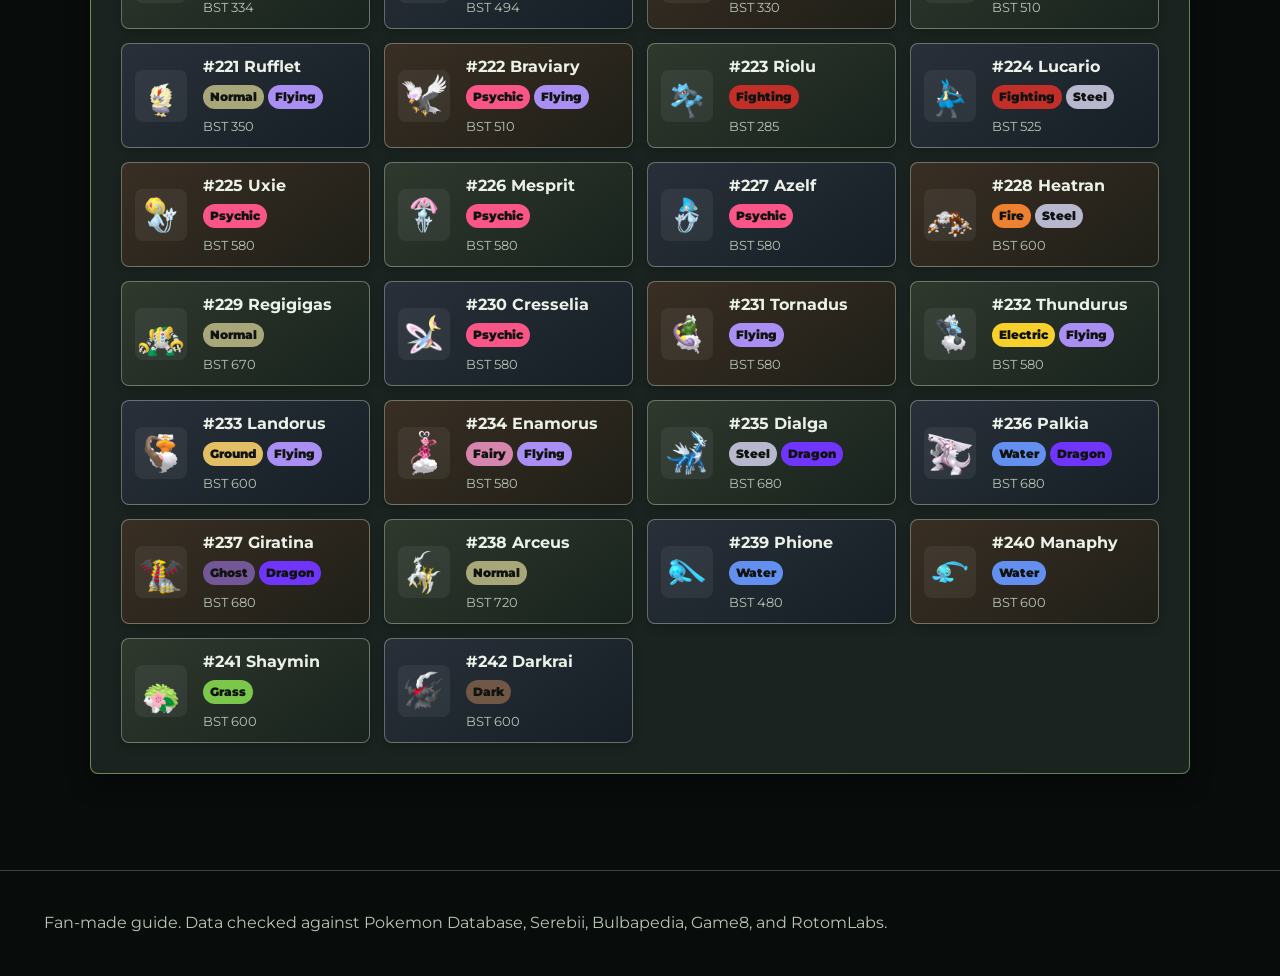
<file: pokemon.html>
<!doctype html>
<html lang="en">
<head>
  <meta charset="utf-8">
  <meta name="viewport" content="width=device-width, initial-scale=1">
  <title>Pokemon | Pokemon Legends: Arceus Field Guide</title>
  <link rel="stylesheet" href="styles.css?v=20260611c">
</head>
<body data-page="pokemon">
  <header class="site-header">
    <a class="brand" href="index.html" aria-label="Pokemon Legends Arceus Field Guide home"><span><strong>Pokemon Legends: Arceus Field Guide</strong><small>Pokemon Legends: Arceus</small></span></a>
    <form class="global-search" role="search"><input id="globalSearch" type="search" autocomplete="off" placeholder="Search Pokemon, maps, requests, items..."><div id="searchResults" class="search-results"></div></form>
    <nav class="top-nav" aria-label="Primary"><a href="guide.html">Guide</a><a href="tips.html">Tips and Tricks</a><a href="pokemon.html">Pokemon</a><a href="maps.html">Maps</a><a href="resources.html">Resources</a><a href="calculator.html">Team Builder</a></nav>
  </header>
  <main class="page-main">
    <section class="page-hero"><p class="eyebrow">Pokemon index</p><h1>Viable teams, Hisuian forms, evolution methods, and all 242 Pokemon.</h1></section>
    <section class="guide-section" id="pokemonDetail"></section>
    <details class="guide-section collapsible-section" open><summary><h2>Starters</h2><span>Show / hide</span></summary><div class="cards" id="starterCards"></div></details>
    <details class="guide-section collapsible-section" id="meta" open>
      <summary><h2>Meta Team & Viable Movesets</h2><span>Show / hide</span></summary>
      <p>PLA has no competitive ladder, so "meta" here means efficient story, alpha, late boss, and Arceus performance.</p>
      <div class="controls"><input id="metaSearch" type="search" placeholder="Filter viable Pokemon"><select id="metaRole" aria-label="Role filter"><option value="all">All roles</option><option value="Early">Early-game</option><option value="Midgame">Midgame</option><option value="Late">Late-game</option><option value="Sweeper">Sweeper</option><option value="Bulky">Bulky</option><option value="Coverage">Coverage</option></select></div>
      <div class="cards stat-cards" id="metaCards"></div>
    </details>
    <details class="guide-section collapsible-section" id="hisuian" open><summary><h2>Hisuian Forms & New Evolutions</h2><span>Show / hide</span></summary><div class="table-wrap"><table id="hisuianTable"></table></div></details>
    <details class="guide-section collapsible-section" id="fullDex" open><summary><h2>Full Hisui Pokedex</h2><span>Show / hide</span></summary><div class="controls"><input id="dexSearch" type="search" placeholder="Search all 242 Pokemon"><select id="dexType" aria-label="Type filter"></select></div><div class="pokedex-grid" id="pokedexGrid"></div></details>
  </main>
  <footer><p>Fan-made guide. Data checked against Pokemon Database, Serebii, Bulbapedia, Game8, and RotomLabs.</p></footer>
  <script src="pla-learnsets.js"></script>
  <script src="pla-move-details.js"></script>
  <script src="pla-base-stats.js"></script>
  <script src="app.js?v=20260611c"></script>
</body>
</html>
</file>
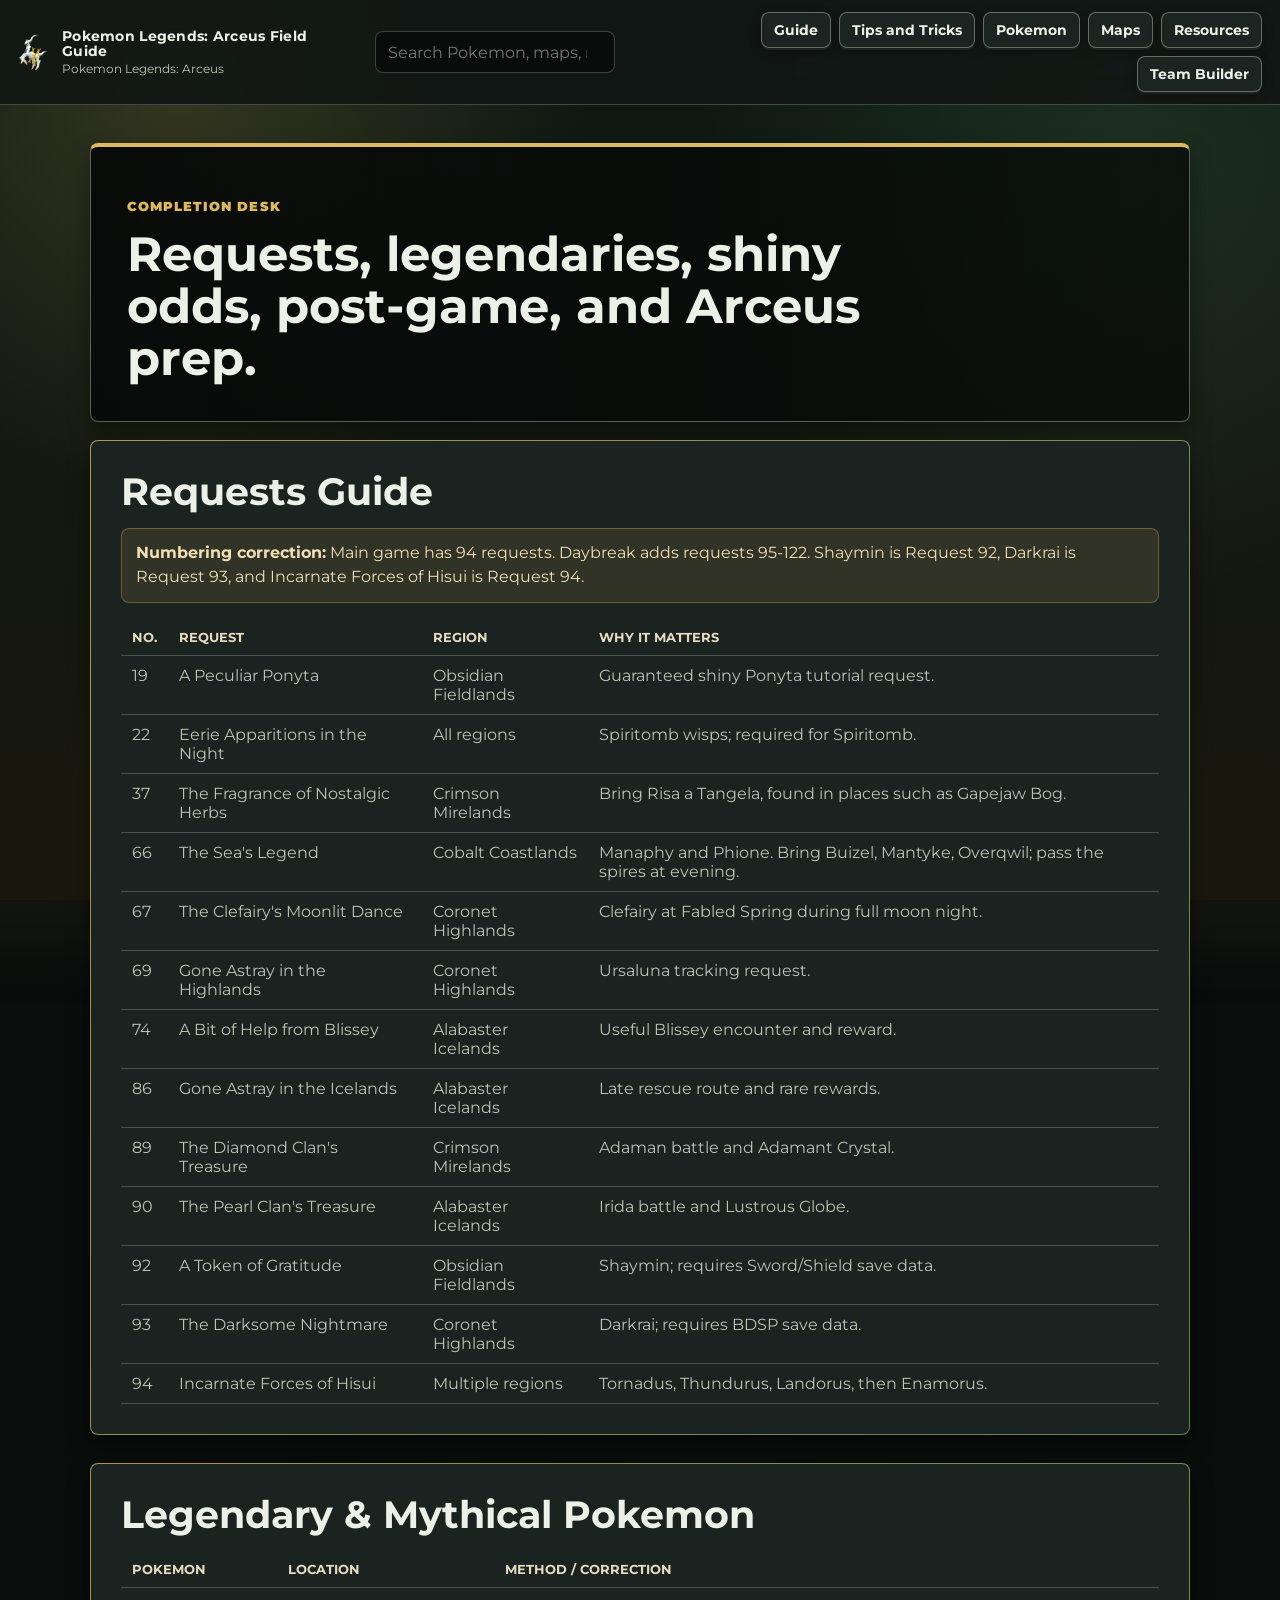
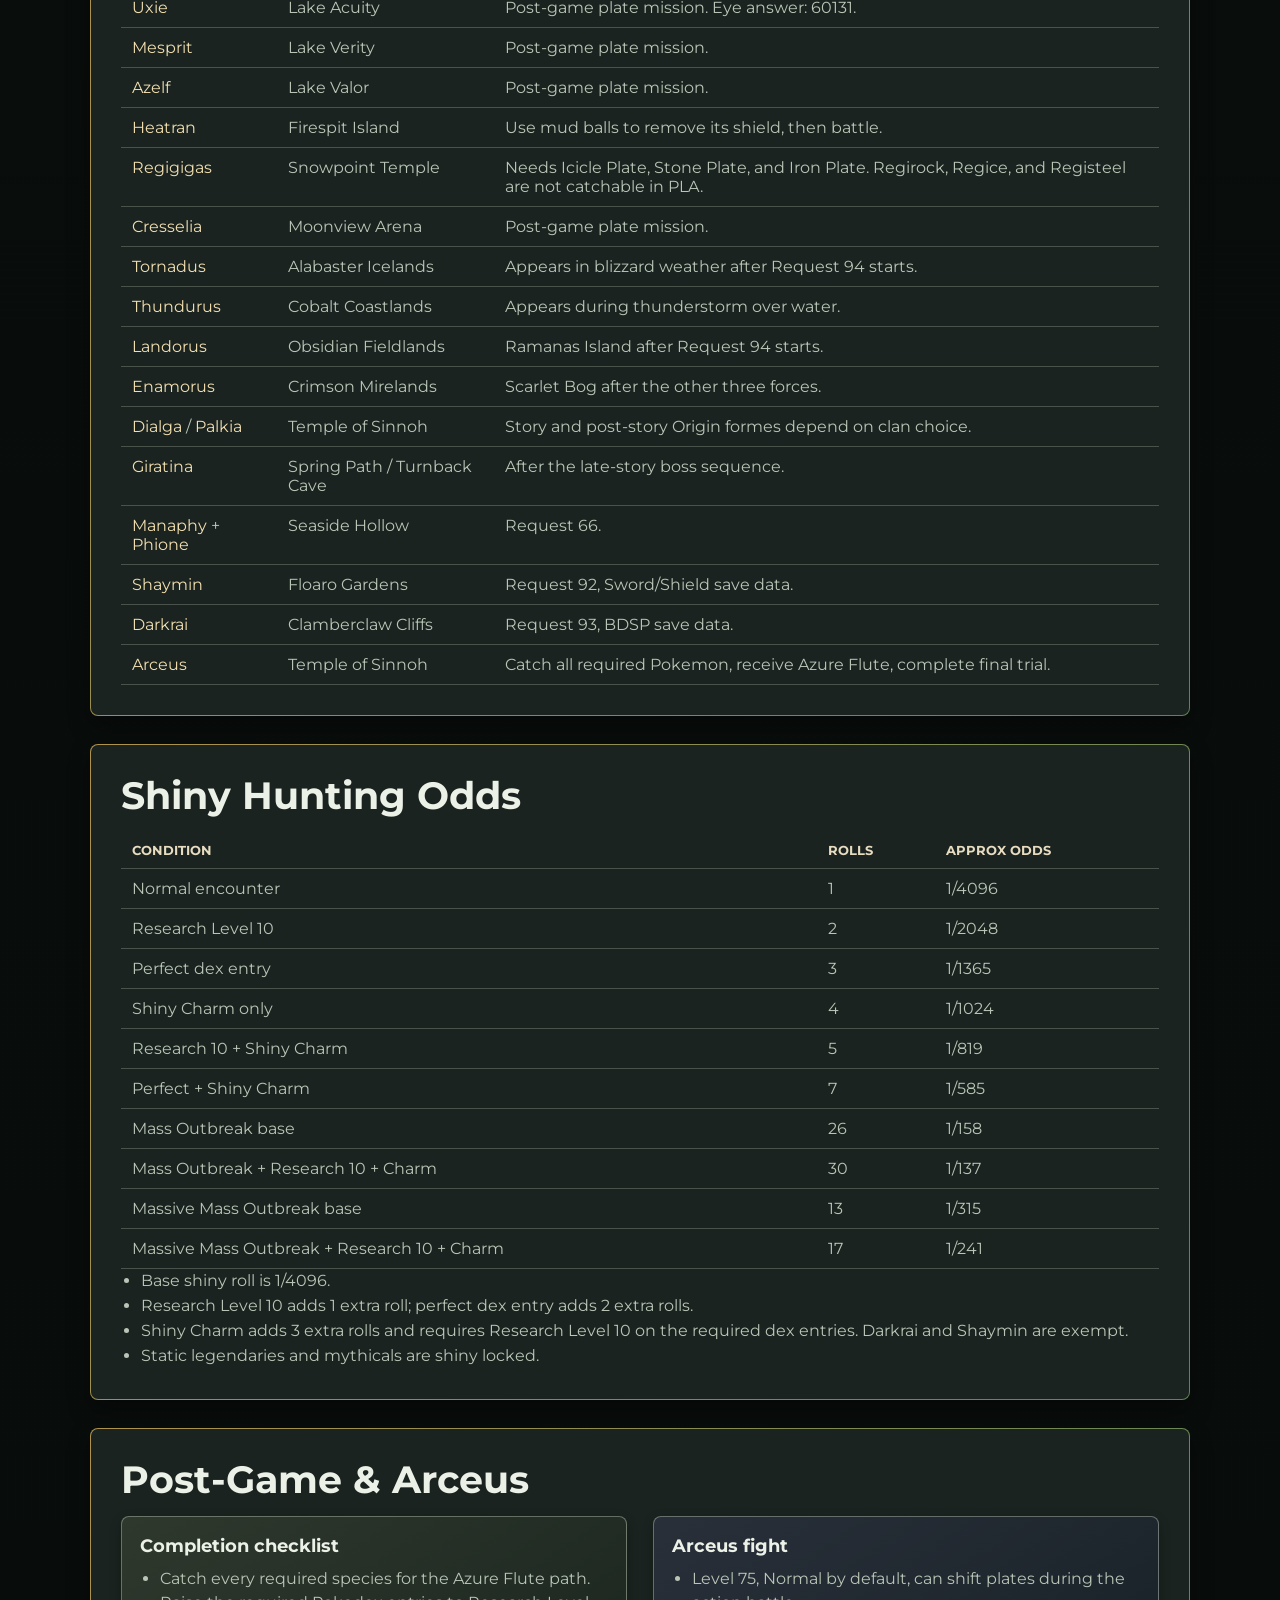
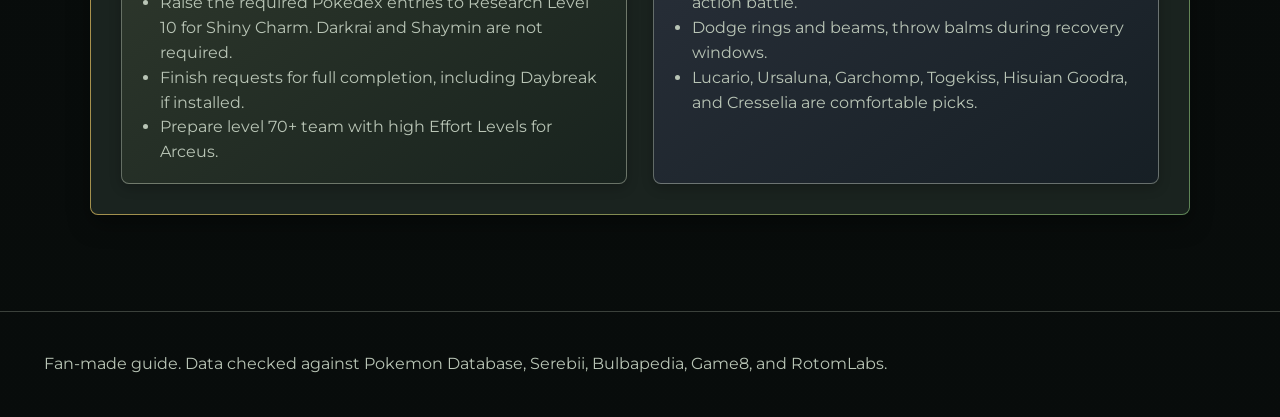
<file: requests.html>
<!doctype html>
<html lang="en">
<head>
  <meta charset="utf-8">
  <meta name="viewport" content="width=device-width, initial-scale=1">
  <title>Requests & Post-Game | Pokemon Legends: Arceus Field Guide</title>
  <link rel="stylesheet" href="styles.css?v=20260611c">
</head>
<body data-page="requests">
  <header class="site-header">
    <a class="brand" href="index.html" aria-label="Pokemon Legends Arceus Field Guide home"><span><strong>Pokemon Legends: Arceus Field Guide</strong><small>Pokemon Legends: Arceus</small></span></a>
    <form class="global-search" role="search"><input id="globalSearch" type="search" autocomplete="off" placeholder="Search Pokemon, maps, requests, items..."><div id="searchResults" class="search-results"></div></form>
    <nav class="top-nav" aria-label="Primary"><a href="guide.html">Guide</a><a href="tips.html">Tips and Tricks</a><a href="pokemon.html">Pokemon</a><a href="maps.html">Maps</a><a href="resources.html">Resources</a><a href="calculator.html">Team Builder</a></nav>
  </header>
  <main class="page-main">
    <section class="page-hero"><p class="eyebrow">Completion desk</p><h1>Requests, legendaries, shiny odds, post-game, and Arceus prep.</h1></section>
    <section class="guide-section"><h2>Requests Guide</h2><div class="callout"><strong>Numbering correction:</strong> Main game has 94 requests. Daybreak adds requests 95-122. Shaymin is Request 92, Darkrai is Request 93, and Incarnate Forces of Hisui is Request 94.</div><div class="table-wrap"><table id="requestTable"></table></div></section>
    <section class="guide-section"><h2>Legendary & Mythical Pokemon</h2><div class="table-wrap"><table id="legendaryTable"></table></div></section>
    <section class="guide-section"><h2>Shiny Hunting Odds</h2><div class="table-wrap"><table id="shinyTable"></table></div><ul><li>Base shiny roll is 1/4096.</li><li>Research Level 10 adds 1 extra roll; perfect dex entry adds 2 extra rolls.</li><li>Shiny Charm adds 3 extra rolls and requires Research Level 10 on the required dex entries. Darkrai and Shaymin are exempt.</li><li>Static legendaries and mythicals are shiny locked.</li></ul></section>
    <section class="guide-section"><h2>Post-Game & Arceus</h2><div class="grid two"><article><h3>Completion checklist</h3><ul><li>Catch every required species for the Azure Flute path.</li><li>Raise the required Pokedex entries to Research Level 10 for Shiny Charm. Darkrai and Shaymin are not required.</li><li>Finish requests for full completion, including Daybreak if installed.</li><li>Prepare level 70+ team with high Effort Levels for Arceus.</li></ul></article><article><h3>Arceus fight</h3><ul><li>Level 75, Normal by default, can shift plates during the action battle.</li><li>Dodge rings and beams, throw balms during recovery windows.</li><li>Lucario, Ursaluna, Garchomp, Togekiss, Hisuian Goodra, and Cresselia are comfortable picks.</li></ul></article></div></section>
  </main>
  <footer><p>Fan-made guide. Data checked against Pokemon Database, Serebii, Bulbapedia, Game8, and RotomLabs.</p></footer>
  <script src="app.js?v=20260611c"></script>
</body>
</html>
</file>
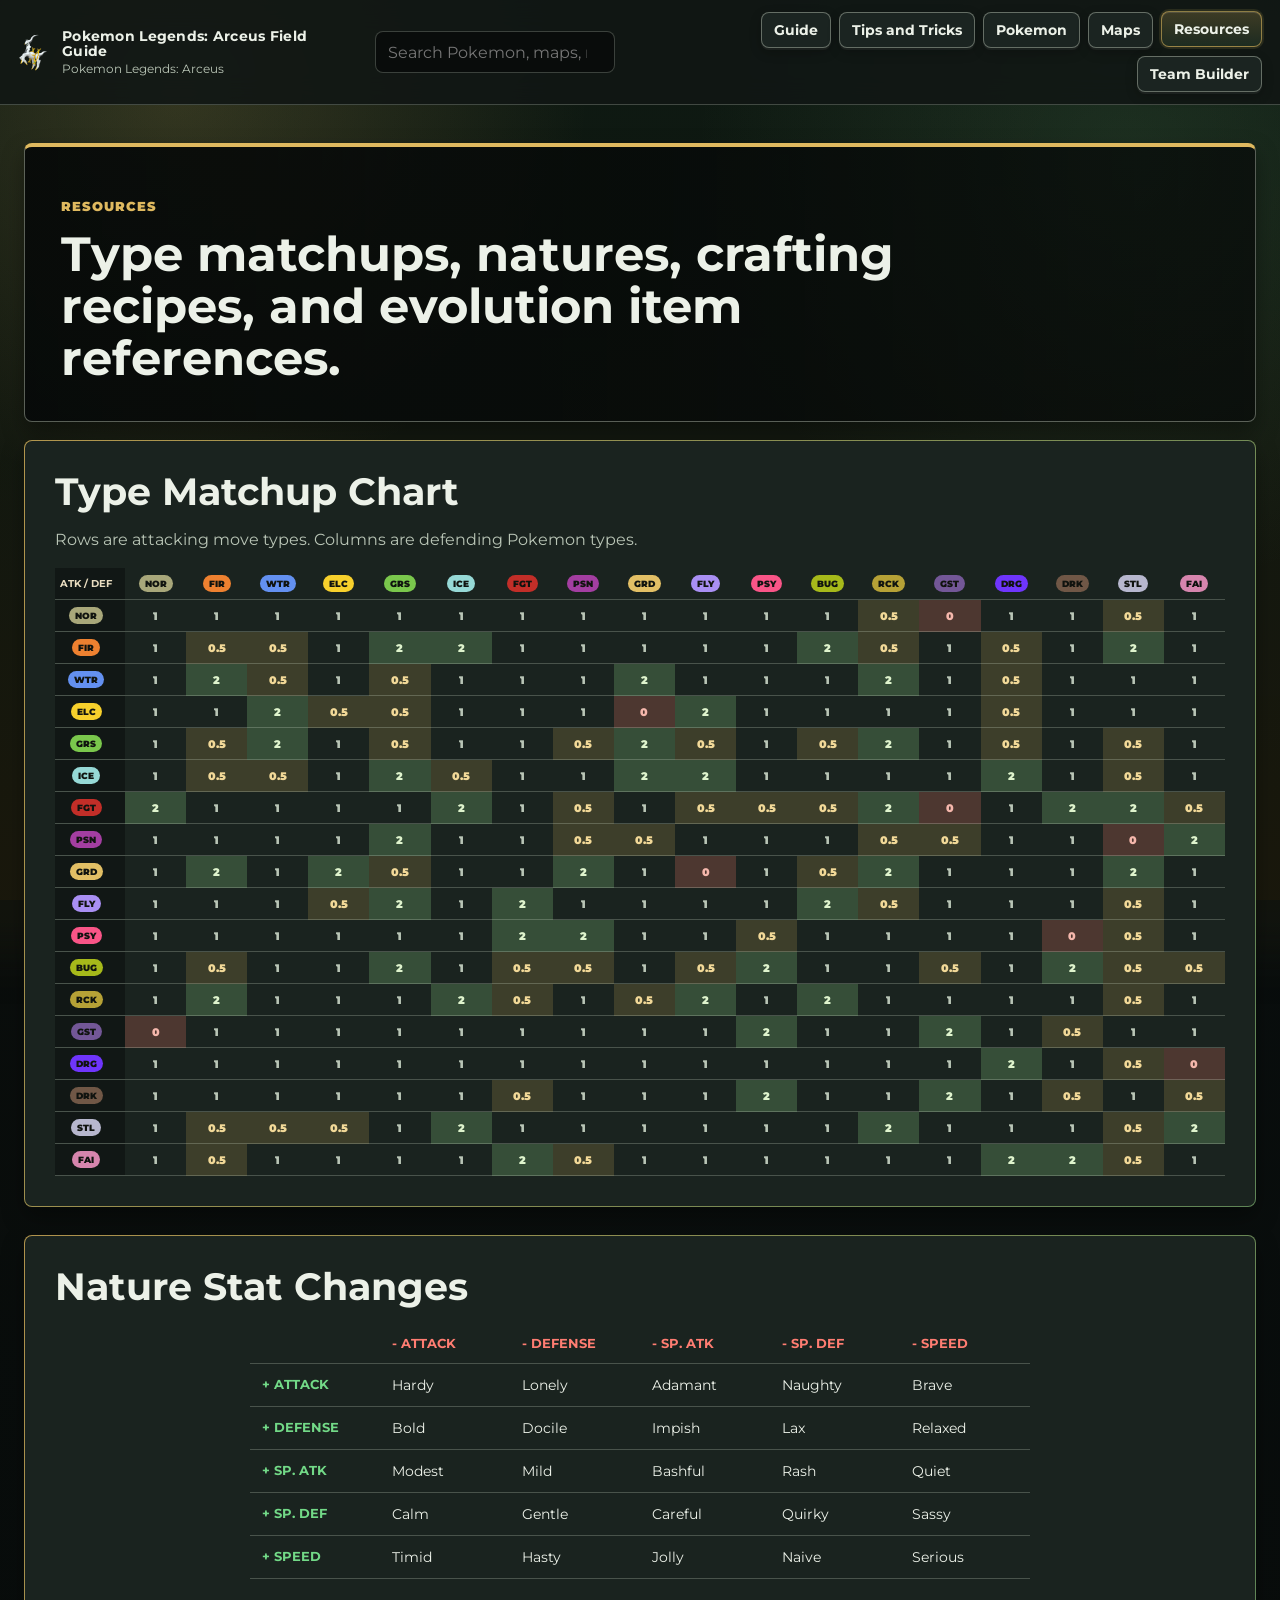
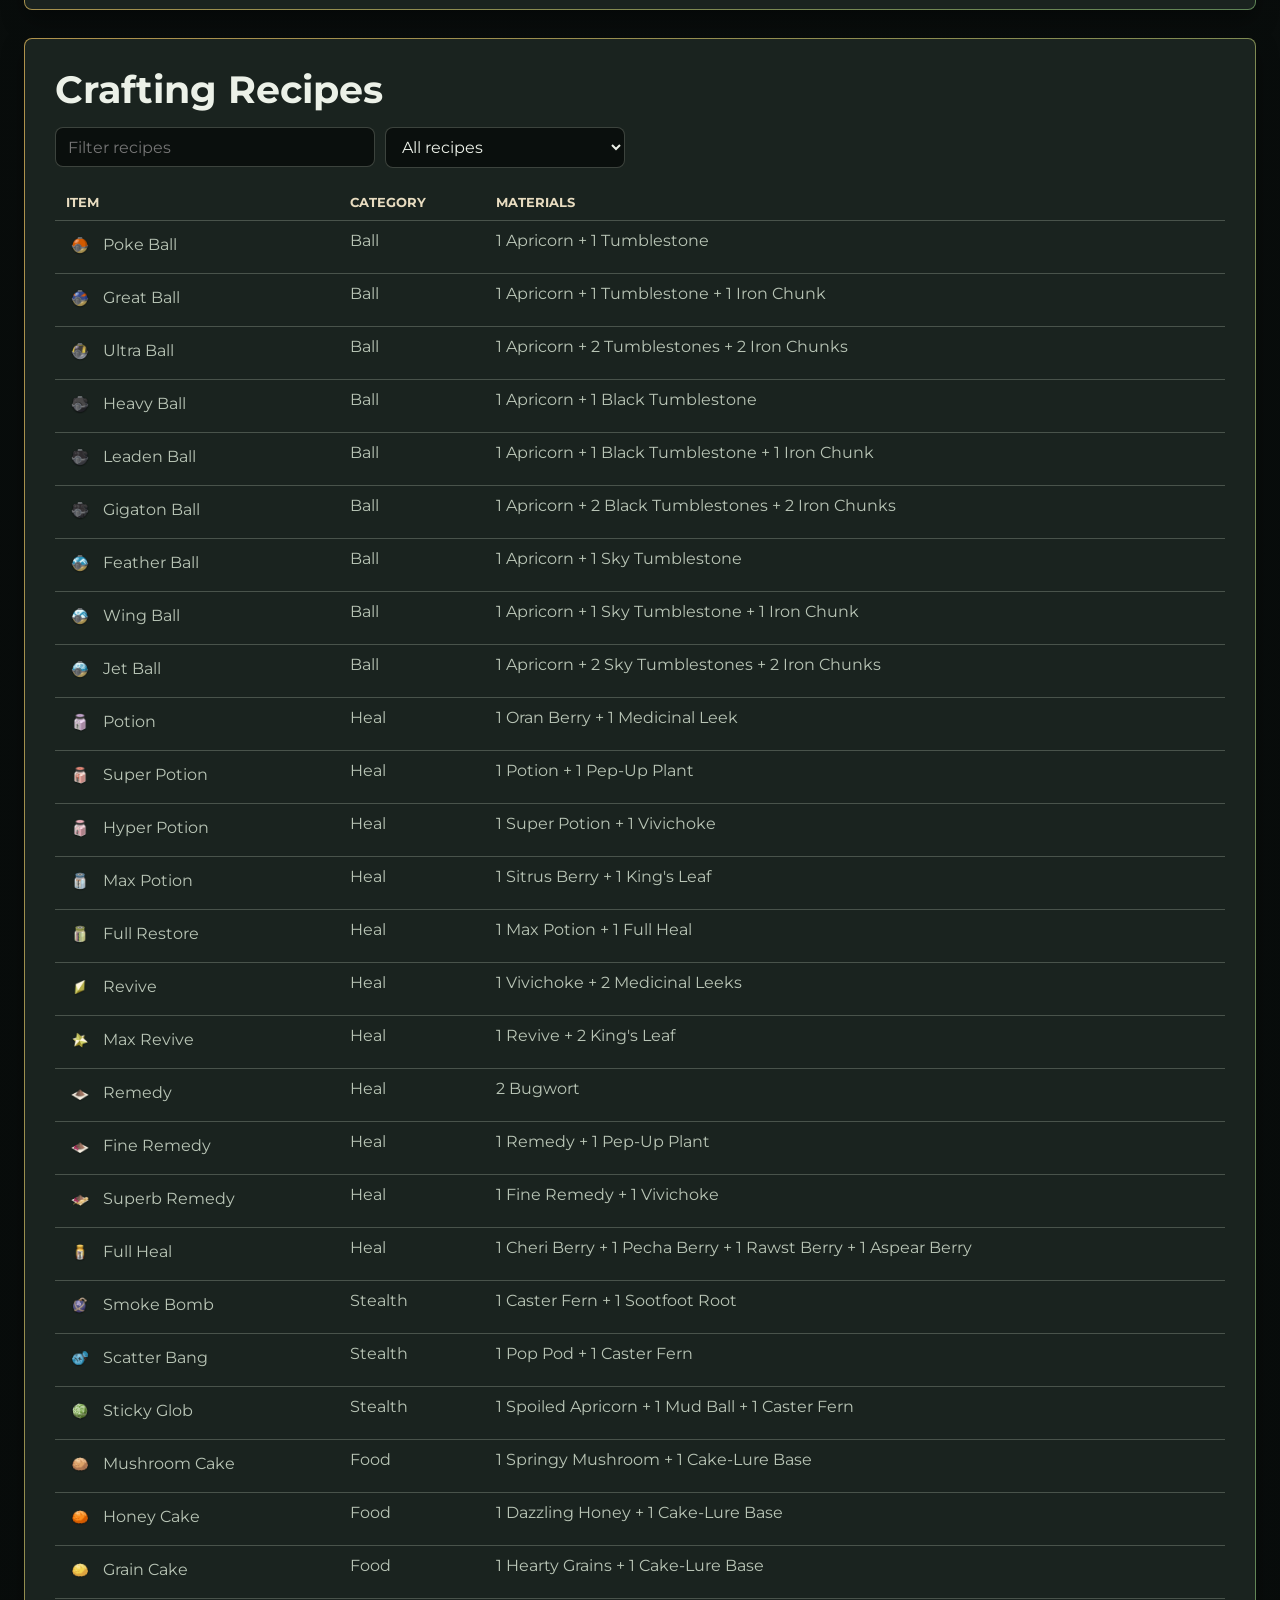
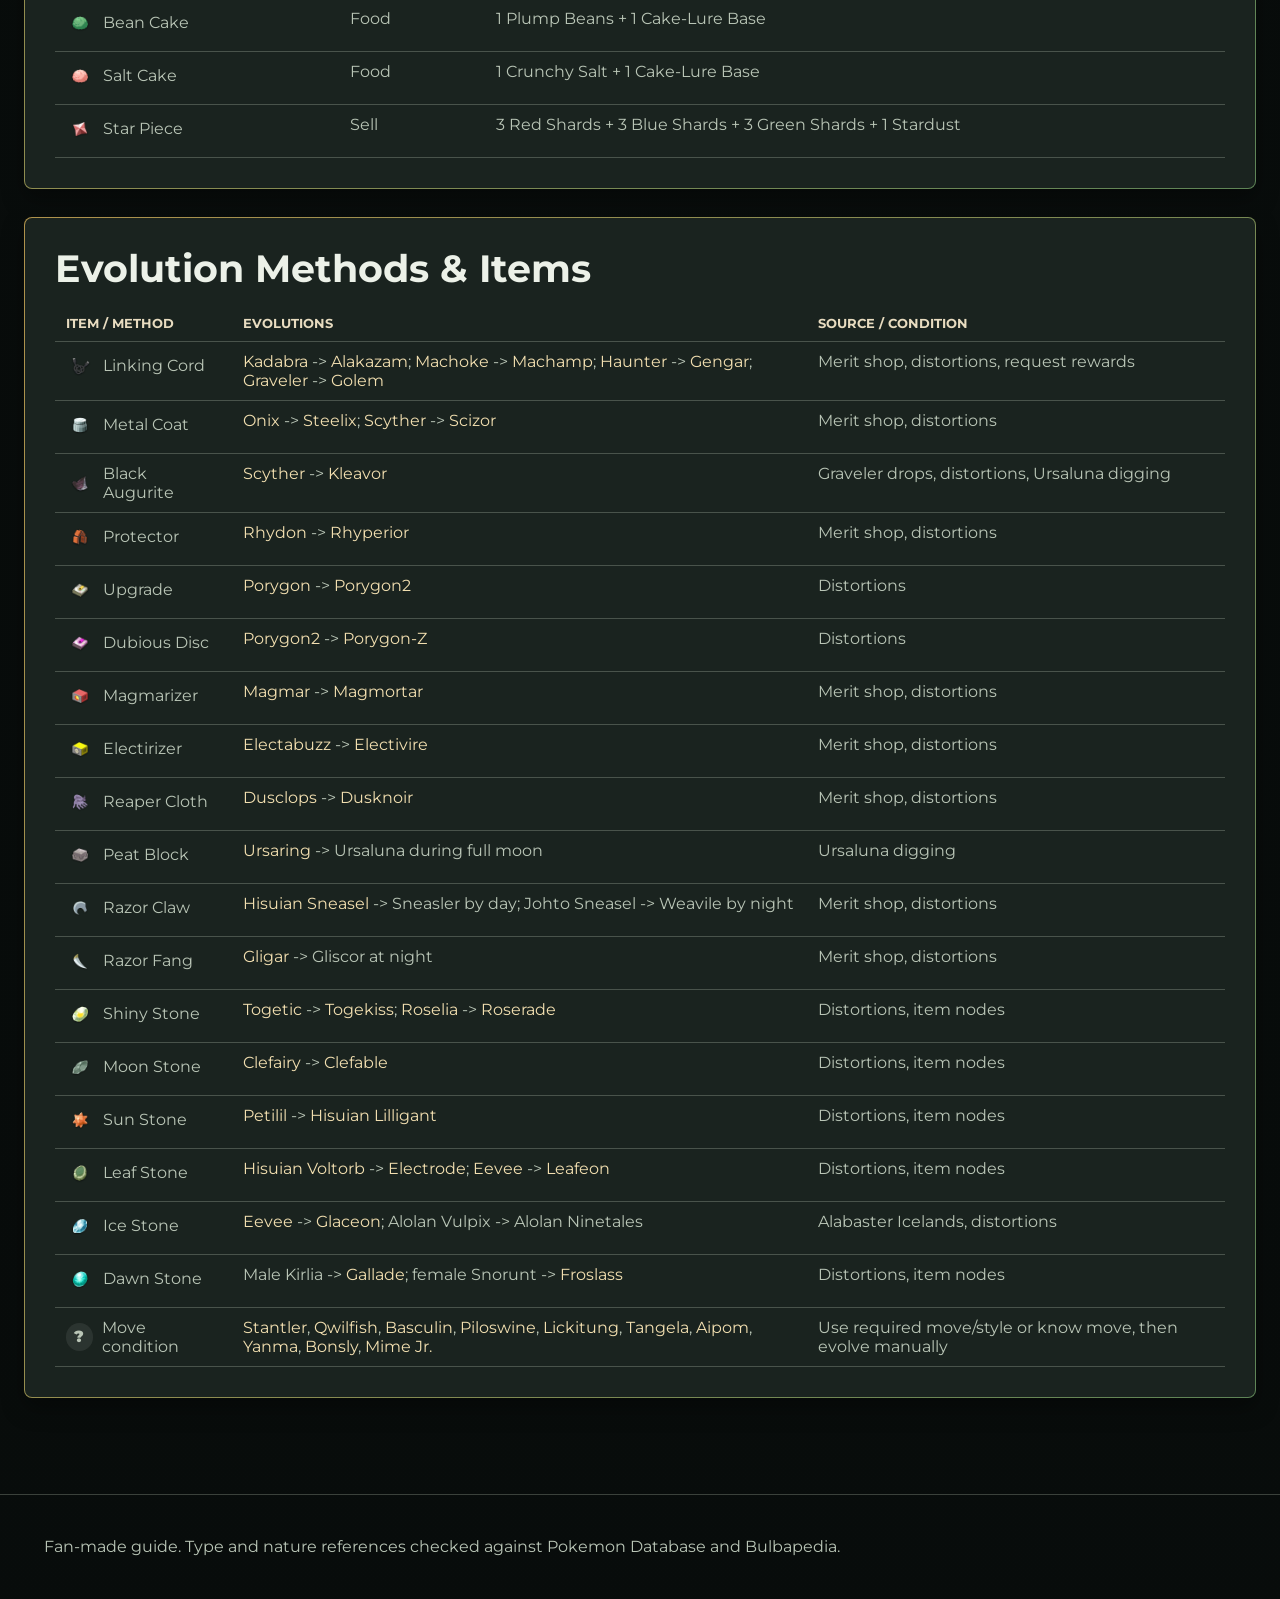
<file: resources.html>
<!doctype html>
<html lang="en">
<head>
  <meta charset="utf-8">
  <meta name="viewport" content="width=device-width, initial-scale=1">
  <title>Resources | Pokemon Legends: Arceus Field Guide</title>
  <link rel="stylesheet" href="styles.css?v=20260611c">
</head>
<body data-page="resources">
  <header class="site-header">
    <a class="brand" href="index.html" aria-label="Pokemon Legends Arceus Field Guide home"><span><strong>Pokemon Legends: Arceus Field Guide</strong><small>Pokemon Legends: Arceus</small></span></a>
    <form class="global-search" role="search"><input id="globalSearch" type="search" autocomplete="off" placeholder="Search Pokemon, maps, requests, items..."><div id="searchResults" class="search-results"></div></form>
    <nav class="top-nav" aria-label="Primary"><a href="guide.html">Guide</a><a href="tips.html">Tips and Tricks</a><a href="pokemon.html">Pokemon</a><a href="maps.html">Maps</a><a href="resources.html">Resources</a><a href="calculator.html">Team Builder</a></nav>
  </header>
  <main class="page-main">
    <section class="page-hero"><p class="eyebrow">Resources</p><h1>Type matchups, natures, crafting recipes, and evolution item references.</h1></section>
    <section class="guide-section">
      <h2>Type Matchup Chart</h2>
      <p>Rows are attacking move types. Columns are defending Pokemon types.</p>
      <div class="table-wrap"><table id="typeChartTable" class="type-chart-table"></table></div>
    </section>
    <section class="guide-section">
      <h2>Nature Stat Changes</h2>
      <div class="table-wrap"><table id="natureTable"></table></div>
    </section>
    <section class="guide-section">
      <h2>Crafting Recipes</h2>
      <div class="controls"><input id="recipeSearch" type="search" placeholder="Filter recipes"><select id="recipeCategory" aria-label="Recipe category"><option value="all">All recipes</option><option value="Ball">Balls</option><option value="Heal">Healing</option><option value="Stealth">Stealth and stun</option><option value="Food">Food and lures</option><option value="Sell">Sellables</option></select></div>
      <div class="table-wrap"><table id="recipeTable"></table></div>
    </section>
    <section class="guide-section">
      <h2>Evolution Methods & Items</h2>
      <div class="table-wrap"><table id="evolutionTable"></table></div>
    </section>
  </main>
  <footer><p>Fan-made guide. Type and nature references checked against Pokemon Database and Bulbapedia.</p></footer>
  <script src="app.js?v=20260611c"></script>
</body>
</html>
</file>
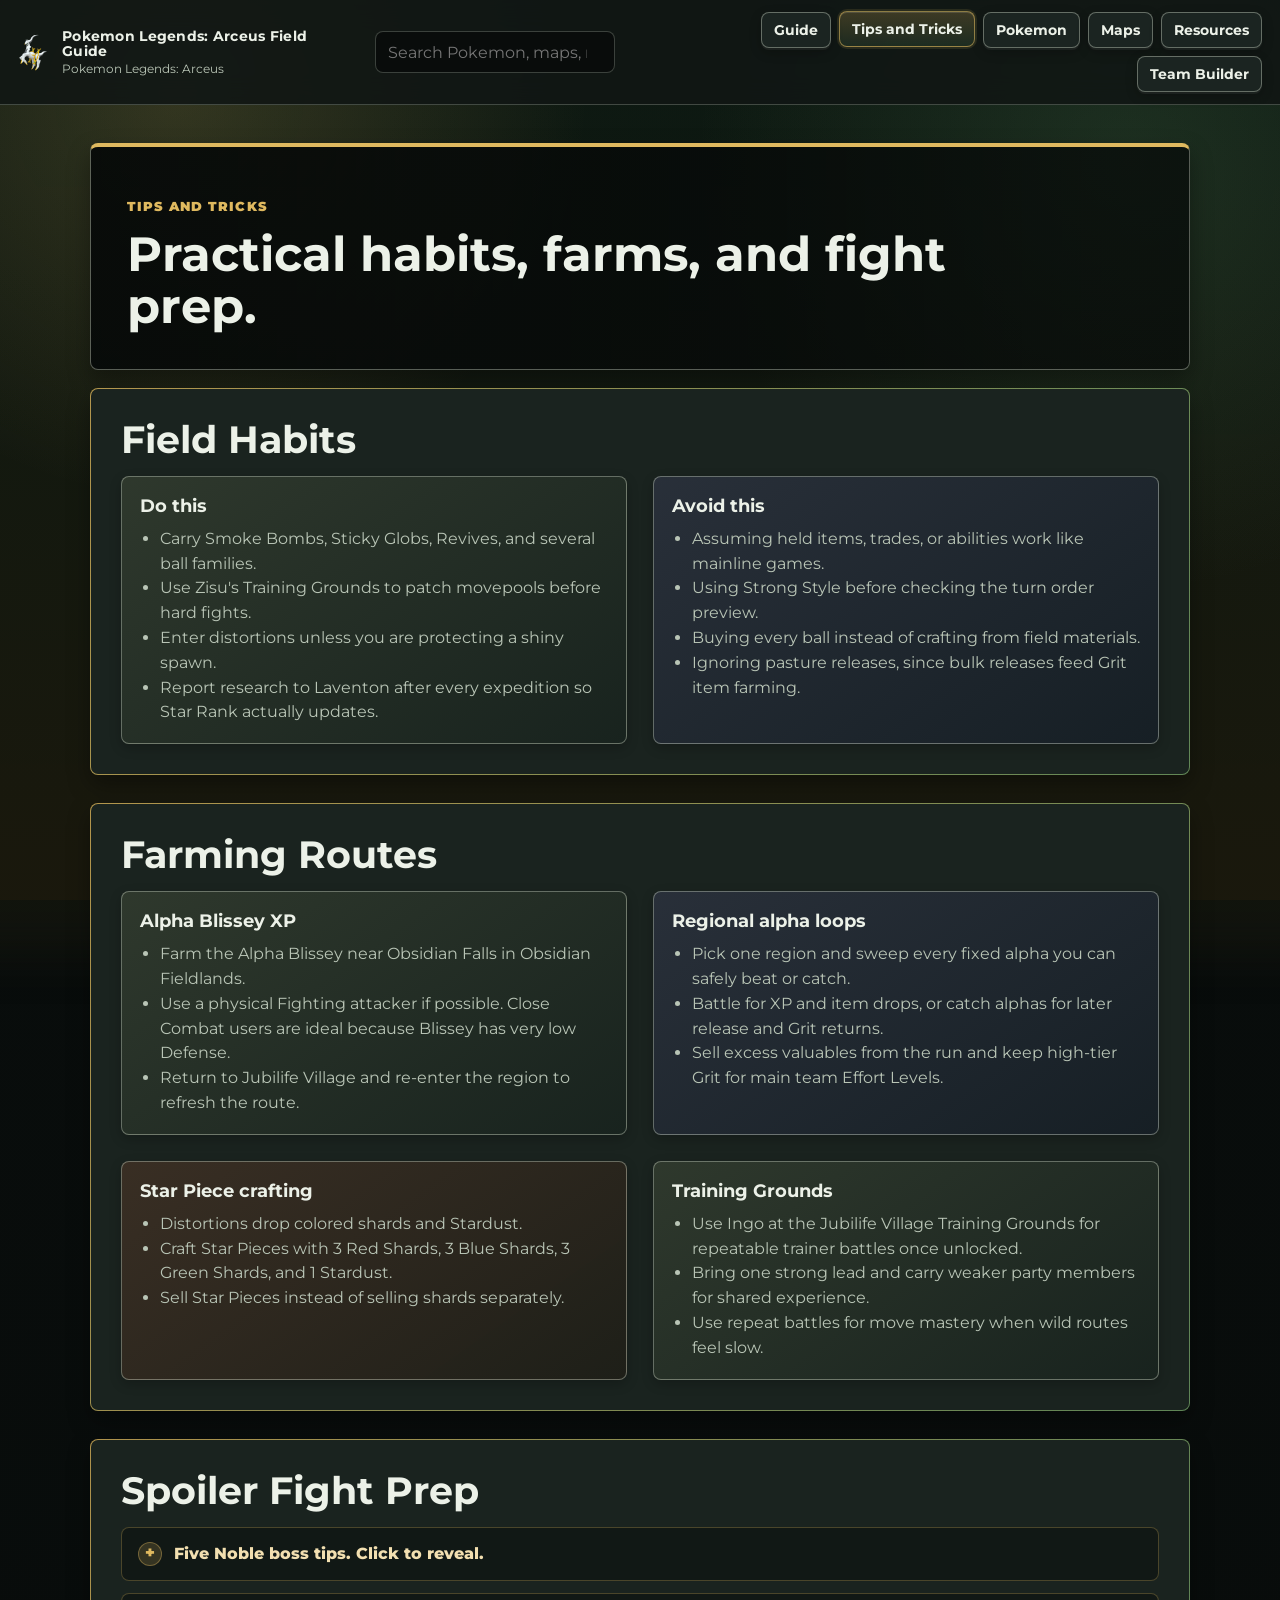
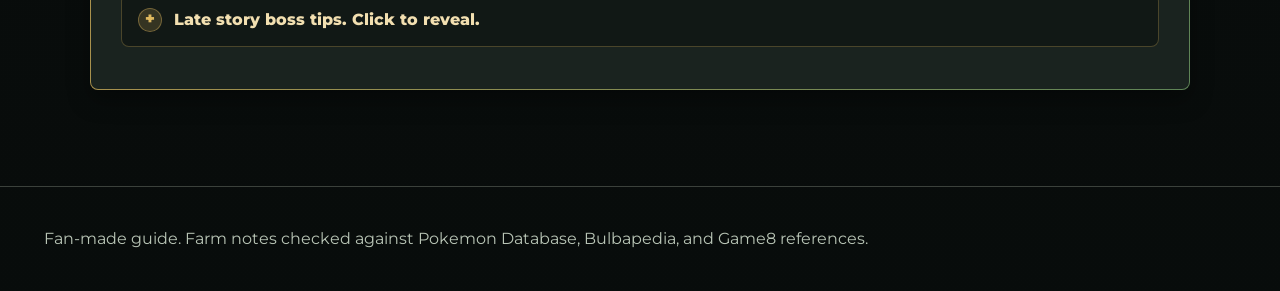
<file: tips.html>
<!doctype html>
<html lang="en">
<head>
  <meta charset="utf-8">
  <meta name="viewport" content="width=device-width, initial-scale=1">
  <title>Tips and Tricks | Pokemon Legends: Arceus Field Guide</title>
  <link rel="stylesheet" href="styles.css?v=20260611c">
</head>
<body data-page="tips">
  <header class="site-header">
    <a class="brand" href="index.html" aria-label="Pokemon Legends Arceus Field Guide home"><span><strong>Pokemon Legends: Arceus Field Guide</strong><small>Pokemon Legends: Arceus</small></span></a>
    <form class="global-search" role="search"><input id="globalSearch" type="search" autocomplete="off" placeholder="Search Pokemon, maps, requests, items..."><div id="searchResults" class="search-results"></div></form>
    <nav class="top-nav" aria-label="Primary"><a href="guide.html">Guide</a><a href="tips.html">Tips and Tricks</a><a href="pokemon.html">Pokemon</a><a href="maps.html">Maps</a><a href="resources.html">Resources</a><a href="calculator.html">Team Builder</a></nav>
  </header>
  <main class="page-main">
    <section class="page-hero"><p class="eyebrow">Tips and Tricks</p><h1>Practical habits, farms, and fight prep.</h1></section>
    <section class="guide-section">
      <h2>Field Habits</h2>
      <div class="grid two">
        <article><h3>Do this</h3><ul><li>Carry Smoke Bombs, Sticky Globs, Revives, and several ball families.</li><li>Use Zisu's Training Grounds to patch movepools before hard fights.</li><li>Enter distortions unless you are protecting a shiny spawn.</li><li>Report research to Laventon after every expedition so Star Rank actually updates.</li></ul></article>
        <article><h3>Avoid this</h3><ul><li>Assuming held items, trades, or abilities work like mainline games.</li><li>Using Strong Style before checking the turn order preview.</li><li>Buying every ball instead of crafting from field materials.</li><li>Ignoring pasture releases, since bulk releases feed Grit item farming.</li></ul></article>
      </div>
    </section>
    <section class="guide-section">
      <h2>Farming Routes</h2>
      <div class="grid two">
        <article><h3>Alpha Blissey XP</h3><ul><li>Farm the Alpha Blissey near Obsidian Falls in Obsidian Fieldlands.</li><li>Use a physical Fighting attacker if possible. Close Combat users are ideal because Blissey has very low Defense.</li><li>Return to Jubilife Village and re-enter the region to refresh the route.</li></ul></article>
        <article><h3>Regional alpha loops</h3><ul><li>Pick one region and sweep every fixed alpha you can safely beat or catch.</li><li>Battle for XP and item drops, or catch alphas for later release and Grit returns.</li><li>Sell excess valuables from the run and keep high-tier Grit for main team Effort Levels.</li></ul></article>
        <article><h3>Star Piece crafting</h3><ul><li>Distortions drop colored shards and Stardust.</li><li>Craft Star Pieces with 3 Red Shards, 3 Blue Shards, 3 Green Shards, and 1 Stardust.</li><li>Sell Star Pieces instead of selling shards separately.</li></ul></article>
        <article><h3>Training Grounds</h3><ul><li>Use Ingo at the Jubilife Village Training Grounds for repeatable trainer battles once unlocked.</li><li>Bring one strong lead and carry weaker party members for shared experience.</li><li>Use repeat battles for move mastery when wild routes feel slow.</li></ul></article>
      </div>
    </section>
    <section class="guide-section">
      <h2>Spoiler Fight Prep</h2>
      <details class="spoiler-block"><summary>Five Noble boss tips. Click to reveal.</summary>
        <div class="grid two spoiler-content">
          <article><h3>General Noble habits</h3><ul><li>Dodge into or through attacks instead of backing straight away.</li><li>Throw balms only after charge, jump, or explosion recovery windows.</li><li>Use the battle phase to force a long balm window.</li></ul></article>
          <article><h3>Type answers</h3><ul><li>Kleavor: Water, Rock, or Steel.</li><li>Hisuian Lilligant: Flying is best; Fire, Psychic, Poison, Ice, and Fairy also work.</li><li>Hisuian Arcanine: Water, Ground, or Fighting.</li><li>Hisuian Electrode: Fire, Ice, Poison, or Bug. Ground is defensive utility, not a Grass answer.</li><li>Hisuian Avalugg: Fighting or Steel.</li></ul></article>
        </div>
      </details>
      <details class="spoiler-block"><summary>Late story boss tips. Click to reveal.</summary>
        <div class="grid two spoiler-content">
          <article><h3>Volo preparation</h3><ul><li>Bring a full team around level 65-70+ with raised Effort Levels.</li><li>Stock Max Revives and Full Restores before starting the fight.</li><li>Fairy coverage is important for Spiritomb and Garchomp.</li></ul></article>
          <article><h3>Volo and Giratina plan</h3><ul><li>Do not spend too many resources early, because the fight continues into Giratina without a normal reset.</li><li>Use fast neutral damage to finish weakened targets before they take extra turns.</li><li>Keep at least one bulky Pokemon healthy for emergency healing turns.</li></ul></article>
        </div>
      </details>
    </section>
  </main>
  <footer><p>Fan-made guide. Farm notes checked against Pokemon Database, Bulbapedia, and Game8 references.</p></footer>
  <script src="app.js?v=20260611c"></script>
</body>
</html>
</file>
<file: styles.css>
@import url("https://fonts.googleapis.com/css2?family=IM+Fell+English+SC&family=Montserrat:wght@500;600;700;800;900&display=swap");

:root {
  color-scheme: dark;
  --bg: #111615;
  --bg-2: #17201d;
  --panel: #1a231f;
  --panel-2: #222d28;
  --line: rgba(222, 232, 214, .24);
  --line-strong: rgba(222, 232, 214, .38);
  --text: #ecf1e8;
  --muted: #b9c5b6;
  --soft: #84917f;
  --gold: #dfb95f;
  --leaf: #70a66d;
  --water: #5a99c7;
  --clay: #b97655;
  --danger: #df7b6e;
  --shadow: 0 10px 22px rgba(0, 0, 0, .34);
  --outline-gradient: linear-gradient(115deg, rgba(223,185,95,.78), rgba(112,166,109,.78), rgba(90,153,199,.7), rgba(223,185,95,.78));
  --radius: 8px;
  --title-font: "KyoMadoka", "IM Fell English SC", "Cinzel", Georgia, serif;
  --heading-font: "Montserrat", "Aptos", "Segoe UI Variable", "Segoe UI", system-ui, sans-serif;
  font-family: "Montserrat", "Aptos", "Segoe UI Variable", "Segoe UI", system-ui, sans-serif;
}

@font-face {
  font-family: "KyoMadoka";
  src: url("OnlineWebFonts_COM_6fef7165de80b5a86049fa8b100c87f2/KyoMadoka/KyoMadoka.ttf") format("truetype");
  font-display: swap;
}

* { box-sizing: border-box; }

@keyframes borderFlow {
  0% { background-position: 0 50%, 0 50%; }
  50% { background-position: 0 50%, 100% 50%; }
  100% { background-position: 0 50%, 0 50%; }
}

html {
  scroll-behavior: smooth;
}

body {
  margin: 0;
  background:
    linear-gradient(180deg, rgba(8, 12, 11, .84), rgba(8, 12, 11, .98)),
    radial-gradient(circle at 12% 6%, rgba(223, 185, 95, .12), transparent 26%),
    radial-gradient(circle at 85% 12%, rgba(90, 153, 199, .12), transparent 26%),
    #0d1110;
  color: var(--text);
  isolation: isolate;
  min-height: 100vh;
}

body::before {
  background:
    linear-gradient(180deg, rgba(16, 24, 19, .68), rgba(42, 39, 17, .84)),
    url("https://legends.arceus.pokemon.com/assets/home/billboard-reduced-motion.jpg");
  background-position: center top;
  background-size: cover;
  content: "";
  filter: blur(24px) saturate(.85);
  inset: -34px;
  opacity: .36;
  position: fixed;
  transform: scale(1.04);
  z-index: -2;
}

body::after {
  background:
    radial-gradient(circle at 14% 10%, rgba(223, 185, 95, .18), transparent 30%),
    radial-gradient(circle at 88% 18%, rgba(112, 166, 109, .16), transparent 32%),
    linear-gradient(180deg, rgba(13, 28, 20, .82), rgba(27, 25, 13, .88));
  content: "";
  inset: 0;
  pointer-events: none;
  position: fixed;
  z-index: -1;
}

a {
  color: #9ed6ff;
  text-decoration: none;
}

a:hover { text-decoration: underline; }

.site-header {
  align-items: center;
  backdrop-filter: blur(14px);
  background: rgba(17, 23, 21, .9);
  border-bottom: 1px solid var(--line);
  display: flex;
  gap: 24px;
  justify-content: space-between;
  left: 0;
  padding: 12px clamp(8px, 1.6vw, 18px) 12px clamp(8px, 1.4vw, 14px);
  position: sticky;
  right: 0;
  top: 0;
  z-index: 50;
}

.brand {
  align-items: center;
  color: var(--text);
  display: flex;
  min-width: 270px;
}

.brand:hover { text-decoration: none; }

.brand::before {
  background: url("assets/pokemon/arceus.png") center / contain no-repeat;
  content: "";
  flex: 0 0 auto;
  height: 38px;
  margin-right: 10px;
  width: 38px;
}

.brand-mark {
  align-items: center;
  background: linear-gradient(135deg, var(--gold), #866a2b);
  border-radius: 8px;
  color: #10130f;
  display: inline-flex;
  font-weight: 900;
  height: 38px;
  justify-content: center;
  width: 38px;
}

.brand strong,
.brand small {
  display: block;
  line-height: 1.1;
}

.brand strong {
  font-family: var(--heading-font);
  font-size: 14px;
  letter-spacing: .02em;
}

.brand small {
  color: var(--muted);
  font-size: 12px;
  margin-top: 3px;
}

.top-nav {
  display: flex;
  flex-wrap: wrap;
  gap: 8px;
  justify-content: flex-end;
}

.global-search {
  flex: 1;
  max-width: 520px;
  min-width: 240px;
  position: relative;
}

.global-search input {
  background: rgba(9, 12, 11, .92);
  min-height: 42px;
}

.search-results {
  background: rgba(13, 18, 16, .98);
  border: 1px solid var(--line);
  border-radius: var(--radius);
  box-shadow: var(--shadow);
  display: none;
  left: 0;
  max-height: 360px;
  overflow: auto;
  padding: 6px;
  position: absolute;
  right: 0;
  top: calc(100% + 8px);
  z-index: 80;
}

.search-results.open {
  display: block;
}

.search-result {
  align-items: center;
  border-radius: 6px;
  color: var(--text);
  display: flex;
  gap: 10px;
  justify-content: space-between;
  padding: 9px 10px;
}

.search-result:hover,
.search-result.active {
  background: rgba(255, 255, 255, .07);
  text-decoration: none;
}

.search-result small {
  color: var(--soft);
}

.top-nav a,
.button {
  background: #1b2421;
  border: 1px solid var(--line-strong);
  border-radius: 8px;
  box-shadow: 0 2px 0 rgba(255, 255, 255, .06), 0 4px 12px rgba(0, 0, 0, .24);
  color: var(--text);
  display: inline-flex;
  font-family: var(--heading-font);
  font-size: 14px;
  font-weight: 700;
  justify-content: center;
  min-height: 36px;
  padding: 8px 12px;
  transition: background .18s ease, border-color .18s ease, box-shadow .18s ease, filter .18s ease, transform .18s ease;
}

.top-nav a:hover,
.top-nav a[aria-current="page"],
.button:hover {
  background: #26322d;
  border-color: rgba(223, 185, 95, .58);
  box-shadow: 0 0 0 2px rgba(223, 185, 95, .13), 0 6px 16px rgba(0, 0, 0, .28);
  text-decoration: none;
  transform: translateY(-1px);
}

.hero-actions .button:hover,
.home-card:hover {
  border-color: rgba(223, 185, 95, .68);
  box-shadow: 0 0 0 2px rgba(223, 185, 95, .16), 0 9px 20px rgba(0, 0, 0, .34);
  transform: translateY(-2px);
}

.top-nav a[aria-current="page"] {
  background: linear-gradient(180deg, rgba(223, 185, 95, .22), rgba(112, 166, 109, .14));
  box-shadow: inset 0 1px 0 rgba(255, 255, 255, .12), 0 0 0 2px rgba(223, 185, 95, .12);
}

.button.primary {
  background: var(--gold);
  border-color: transparent;
  box-shadow: 0 2px 0 rgba(255, 255, 255, .16), 0 5px 14px rgba(0, 0, 0, .28);
  color: #17140b;
  font-weight: 800;
}

.hero {
  background:
    linear-gradient(90deg, rgba(7, 10, 9, .94), rgba(7, 10, 9, .58) 50%, rgba(7, 10, 9, .88)),
    url("https://legends.arceus.pokemon.com/assets/home/billboard-reduced-motion.jpg");
  background-position: center;
  background-size: cover;
  border: 1px solid var(--line-strong);
  border-top: 4px solid var(--gold);
  border-radius: var(--radius);
  box-shadow: var(--shadow);
  margin: 34px auto 0;
  max-width: 1180px;
  min-height: 470px;
  overflow: hidden;
  padding: clamp(42px, 8vw, 82px);
  position: relative;
  width: calc(100% - clamp(36px, 8vw, 80px));
}

.hero::after {
  background:
    linear-gradient(90deg, rgba(223, 185, 95, .34), transparent 42%),
    linear-gradient(180deg, transparent, rgba(7, 10, 9, .54));
  bottom: 0;
  content: "";
  height: 5px;
  left: 0;
  position: absolute;
  right: 0;
}

.hero-bg {
  background:
    linear-gradient(115deg, rgba(223, 185, 95, .18), transparent 36%),
    linear-gradient(245deg, rgba(90, 153, 199, .16), transparent 34%);
  inset: 0;
  pointer-events: none;
  position: absolute;
}

.hero-copy {
  max-width: 920px;
  position: relative;
  z-index: 2;
}

.eyebrow {
  color: var(--gold);
  font-family: var(--heading-font);
  font-size: 13px;
  font-weight: 900;
  letter-spacing: .08em;
  text-transform: uppercase;
}

.hero h1 {
  color: #f7f0df;
  font-family: var(--title-font);
  font-size: clamp(56px, 9vw, 112px);
  font-weight: 500;
  display: inline-block;
  font-kerning: normal;
  font-feature-settings: "kern" 1;
  letter-spacing: -.025em;
  line-height: .9;
  margin: 8px 0 22px;
  max-width: 980px;
  text-shadow: 0 5px 24px rgba(0, 0, 0, .72), 0 0 1px #f7f0df;
  transform: scaleX(.76);
  transform-origin: left center;
}

.hero p {
  color: var(--muted);
  font-size: 17px;
  line-height: 1.55;
  max-width: 860px;
}

.hero-actions {
  display: flex;
  flex-wrap: wrap;
  gap: 10px;
  margin-top: 30px;
}

.site-summary {
  background: var(--panel);
  border: 1px solid var(--line-strong);
  border-radius: var(--radius);
  box-shadow: var(--shadow);
  margin: 18px auto 0;
  max-width: 1180px;
  padding: clamp(18px, 3vw, 28px);
  width: calc(100% - clamp(36px, 8vw, 80px));
}

.site-summary p {
  color: var(--muted);
  font-size: 16px;
  line-height: 1.55;
  margin: 0;
  max-width: 920px;
}

.site-summary p + p {
  margin-top: 8px;
}

.search-band {
  align-items: center;
  background: var(--panel);
  border: 1px solid var(--line);
  border-radius: var(--radius);
  box-shadow: var(--shadow);
  display: grid;
  gap: 10px;
  grid-template-columns: 180px 1fr;
  margin: -44px auto 34px;
  max-width: 1180px;
  padding: 14px;
  position: relative;
  width: calc(100% - 36px);
  z-index: 5;
}

label {
  color: var(--muted);
  font-size: 14px;
  font-weight: 700;
}

input,
select {
  background: rgba(9, 12, 11, .86);
  border: 1px solid var(--line);
  border-radius: 8px;
  color: var(--text);
  font: inherit;
  min-height: 40px;
  padding: 9px 12px;
  width: 100%;
}

.content {
  display: grid;
  gap: 30px;
  min-width: 0;
}

.guide-section {
  background:
    linear-gradient(var(--panel), var(--panel)) padding-box,
    var(--outline-gradient) border-box;
  background-size: auto, 320% 320%;
  animation: borderFlow 22s linear infinite;
  border: 1px solid transparent;
  border-radius: var(--radius);
  box-shadow: var(--shadow);
  margin-bottom: 28px;
  padding: clamp(20px, 3vw, 30px);
}

.guide-section.is-hidden { display: none; }

h2 {
  font-family: var(--heading-font);
  font-size: clamp(26px, 3vw, 38px);
  line-height: 1.08;
  margin: 0 0 16px;
}

h3 {
  font-family: var(--heading-font);
  font-size: 18px;
  margin: 0 0 10px;
}

p,
li {
  color: var(--muted);
  line-height: 1.55;
}

ul {
  margin: 0;
  padding-left: 20px;
}

.grid {
  display: grid;
  gap: 26px;
}

.grid.two { grid-template-columns: repeat(2, minmax(0, 1fr)); }
.grid.three { grid-template-columns: repeat(3, minmax(0, 1fr)); }

article,
.card,
.map-details,
.coverage-summary {
  background:
    linear-gradient(145deg, rgba(44, 55, 47, .96), rgba(25, 35, 32, .96)),
    #1c2622;
  border: 1px solid var(--line-strong);
  border-radius: var(--radius);
  box-shadow: 0 4px 12px rgba(0, 0, 0, .22);
  padding: 18px;
}

article:nth-child(3n + 1),
.card:nth-child(3n + 1),
.dex-card:nth-child(3n + 1) {
  background: linear-gradient(145deg, rgba(48, 57, 45, .97), rgba(25, 35, 30, .97));
}

article:nth-child(3n + 2),
.card:nth-child(3n + 2),
.dex-card:nth-child(3n + 2) {
  background: linear-gradient(145deg, rgba(42, 48, 58, .97), rgba(23, 31, 37, .97));
}

article:nth-child(3n),
.card:nth-child(3n),
.dex-card:nth-child(3n) {
  background: linear-gradient(145deg, rgba(58, 47, 36, .96), rgba(31, 31, 24, .97));
}

.callout {
  background: rgba(223, 185, 95, .11);
  border: 1px solid rgba(223, 185, 95, .34);
  border-radius: var(--radius);
  color: #f1dfb4;
  line-height: 1.55;
  margin-bottom: 16px;
  padding: 12px 14px;
}

.timeline {
  display: grid;
  gap: 12px;
}

.timeline article {
  border-left: 4px solid var(--gold);
}

.timeline span {
  color: var(--gold);
  font-size: 12px;
  font-weight: 900;
  text-transform: uppercase;
}

.spoiler-block {
  background: rgba(8, 12, 11, .46);
  border: 1px solid rgba(223, 185, 95, .28);
  border-radius: var(--radius);
  margin: 12px 0;
  overflow: hidden;
}

.spoiler-block summary {
  align-items: center;
  color: #f2dfb0;
  cursor: pointer;
  display: flex;
  flex-wrap: wrap;
  gap: 8px 12px;
  font-family: var(--heading-font);
  font-weight: 800;
  list-style: none;
  padding: 14px 16px;
  transition: background .18s ease, box-shadow .18s ease;
}

.spoiler-block summary:hover {
  background: rgba(223, 185, 95, .08);
  box-shadow: inset 0 -1px 0 rgba(223, 185, 95, .16);
}

.spoiler-block summary::-webkit-details-marker {
  display: none;
}

.spoiler-block summary::before {
  content: "+";
  background: rgba(223, 185, 95, .18);
  border: 1px solid rgba(223, 185, 95, .38);
  border-radius: 999px;
  color: var(--gold);
  display: inline-flex;
  font-weight: 900;
  height: 22px;
  justify-content: center;
  line-height: 20px;
  width: 22px;
}

.spoiler-block[open] summary::before {
  content: "-";
}

.spoiler-block summary span {
  color: var(--gold);
  font-size: 12px;
  text-transform: uppercase;
}

.timeline-spoiler article,
.spoiler-content {
  margin: 0 16px 16px;
}

.spoiler-block[open] > .cards {
  margin: 0 16px 18px;
  padding: 8px 0 2px;
}

.timeline-spoiler article {
  border-left: 4px solid var(--gold);
}

.table-wrap {
  overflow-x: auto;
}

table {
  border-collapse: collapse;
  min-width: 720px;
  width: 100%;
}

th,
td {
  border-bottom: 1px solid var(--line);
  padding: 10px 11px;
  text-align: left;
  vertical-align: top;
}

th {
  color: #e8dcc0;
  font-size: 13px;
  text-transform: uppercase;
}

td {
  color: var(--muted);
}

.controls,
.map-controls {
  align-items: center;
  display: flex;
  flex-wrap: wrap;
  gap: 10px;
  margin: 12px 0 16px;
}

.map-tools {
  align-items: center;
  display: flex;
  flex-wrap: wrap;
  gap: 10px;
  margin: 0 0 14px;
}

.map-tools .button {
  min-width: 44px;
}

.map-filter-actions {
  display: inline-flex;
  gap: 8px;
}

#mapZoomLabel {
  color: var(--gold);
  font-family: var(--heading-font);
  font-weight: 900;
  min-width: 52px;
  text-align: center;
}

.region-buttons {
  display: grid;
  gap: 10px;
  grid-template-columns: repeat(auto-fit, minmax(170px, 1fr));
  margin: 12px 0 18px;
}

.region-button {
  background: #1b2421;
  border: 1px solid var(--line-strong);
  border-radius: var(--radius);
  box-shadow: 0 4px 12px rgba(0, 0, 0, .24);
  color: var(--text);
  cursor: pointer;
  display: flex;
  font-family: var(--heading-font);
  font-size: 13px;
  font-weight: 700;
  justify-content: space-between;
  min-height: 44px;
  padding: 11px 12px;
  text-align: left;
  transition: background .18s ease, border-color .18s ease, box-shadow .18s ease, transform .18s ease;
}

.region-button span {
  color: var(--gold);
}

.region-button:hover,
.region-button.active {
  background: #26322d;
  border-color: rgba(223, 185, 95, .62);
  box-shadow: 0 0 0 2px rgba(223, 185, 95, .12), 0 7px 16px rgba(0, 0, 0, .24);
}

.controls input {
  max-width: 320px;
}

.controls select,
.map-controls select {
  max-width: 240px;
}

.map-controls label {
  align-items: center;
  border: 1px solid var(--line);
  border-radius: 8px;
  display: inline-flex;
  gap: 7px;
  min-height: 38px;
  padding: 8px 10px;
}

.map-controls input {
  min-height: 0;
  width: auto;
}

.cards {
  display: grid;
  gap: 28px;
  grid-template-columns: repeat(auto-fit, minmax(230px, 1fr));
}

.card header {
  align-items: center;
  display: flex;
  gap: 12px;
  margin-bottom: 12px;
}

.card img {
  height: 58px;
  object-fit: contain;
  width: 58px;
}

.type-chip,
.tag {
  align-items: center;
  border-radius: 999px;
  color: #10130f;
  display: inline-flex;
  font-size: 12px;
  font-weight: 900;
  justify-content: center;
  line-height: 1;
  margin: 2px 4px 2px 0;
  padding: 6px 7px;
  text-align: center;
  width: fit-content;
}

.type-chip[data-type="Ice"] {
  padding-left: 7px;
  padding-right: 7px;
}

.type-chip.compact {
  margin-right: 0;
  min-width: 34px;
}

.tag {
  background: rgba(255, 255, 255, .12);
  color: var(--text);
}

.stat-bars {
  display: grid;
  gap: 7px;
  margin: 12px 0;
}

.stat-bar {
  align-items: center;
  display: grid;
  gap: 8px;
  grid-template-columns: 42px 1fr 34px;
  font-size: 12px;
}

.bar-track {
  background: rgba(255, 255, 255, .08);
  border-radius: 999px;
  height: 8px;
  overflow: hidden;
}

.bar-fill {
  background: linear-gradient(90deg, var(--leaf), var(--gold));
  height: 100%;
}

.stat-chart {
  background: rgba(5, 8, 7, .28);
  border: 1px solid rgba(222, 232, 214, .18);
  border-radius: var(--radius);
  display: grid;
  gap: 6px;
  margin: 14px 0 16px;
  padding: 12px;
}

.stat-chart h4 {
  color: #f0e4c4;
  font-family: var(--heading-font);
  font-size: 13px;
  letter-spacing: .04em;
  margin: 0 0 4px;
  text-transform: uppercase;
}

.stat-row {
  align-items: center;
  display: grid;
  gap: 7px;
  grid-template-columns: 58px 30px minmax(72px, 1fr);
  min-height: 24px;
}

.stat-name {
  color: #dce5d5;
  font-size: 12px;
  font-weight: 700;
  white-space: nowrap;
}

.stat-value {
  color: #f4ead2;
  font-size: 12px;
  font-variant-numeric: tabular-nums;
  font-weight: 800;
  text-align: right;
}

.stat-track {
  background: rgba(0, 0, 0, .36);
  border: 1px solid rgba(255, 255, 255, .08);
  border-radius: 3px;
  height: 12px;
  max-width: 190px;
  overflow: hidden;
}

.stat-fill {
  display: block;
  height: 100%;
}

.stat-row.low .stat-fill {
  background: linear-gradient(90deg, #d96b60, #e09662);
}

.stat-row.ok .stat-fill {
  background: linear-gradient(90deg, #d6b85d, #ead47e);
}

.stat-row.good .stat-fill {
  background: linear-gradient(90deg, #80b96a, #a6cf7c);
}

.stat-row.great .stat-fill {
  background: linear-gradient(90deg, #55a675, #77c7a4);
}

.stat-total {
  align-items: center;
  border-top: 1px solid rgba(222, 232, 214, .16);
  color: #f4ead2;
  display: flex;
  font-family: var(--heading-font);
  justify-content: space-between;
  margin-top: 4px;
  padding-top: 8px;
}

.detail-stat-chart {
  box-sizing: border-box;
  max-width: 780px;
  padding: 14px 18px 16px;
}

.detail-stat-chart .stat-row {
  gap: 12px;
  grid-template-columns: 92px 46px minmax(0, 1fr);
  min-height: 31px;
  padding-inline: 2px;
}

.detail-stat-chart .stat-track {
  height: 16px;
  max-width: none;
  width: 100%;
}

.detail-stat-chart .stat-total {
  display: grid;
  gap: 12px;
  grid-template-columns: 92px 1fr;
  padding: 12px 2px 0;
}

.detail-stat-chart .stat-total strong {
  justify-self: end;
  padding-right: 2px;
}

.map-shell {
  align-items: start;
  display: grid;
  gap: 16px;
  grid-template-columns: minmax(0, 1fr) minmax(250px, 330px);
}

.region-map {
  aspect-ratio: var(--map-aspect, 1 / 1);
  background:
    linear-gradient(rgba(7, 11, 10, .76), rgba(7, 11, 10, .76)) padding-box,
    var(--outline-gradient) border-box;
  background-size: auto, 320% 320%;
  animation: borderFlow 20s linear infinite;
  border: 2px solid transparent;
  border-radius: 7%;
  box-shadow: 0 16px 34px rgba(0, 0, 0, .28), inset 0 0 0 1px rgba(255, 255, 255, .08);
  cursor: grab;
  overflow: hidden;
  position: relative;
  touch-action: none;
  user-select: none;
}

.region-map:active {
  cursor: grabbing;
}

.map-layer,
.map-marker-layer {
  border-radius: inherit;
  height: 100%;
  left: 0;
  overflow: hidden;
  position: absolute;
  top: 0;
  width: 100%;
}

.map-layer {
  background:
    linear-gradient(180deg, rgba(7, 10, 9, .06), rgba(7, 10, 9, .2)),
    var(--map-image),
    linear-gradient(135deg, rgba(112, 166, 109, .18), rgba(90, 153, 199, .14)),
    rgba(7, 11, 10, .76);
  background-position: center;
  background-repeat: no-repeat;
  background-size: cover, 100% 100%, cover, cover;
  transform-origin: 0 0;
  will-change: transform;
}

.map-marker-layer {
  pointer-events: none;
}

.map-layer::before {
  background: radial-gradient(circle at 50% 45%, transparent 45%, rgba(4, 7, 6, .18) 100%);
  border: 1px solid rgba(255, 255, 255, .1);
  border-radius: inherit;
  content: "";
  inset: 0;
  position: absolute;
  pointer-events: none;
}

.map-label {
  background: rgba(8, 12, 11, .64);
  border: 1px solid rgba(255, 255, 255, .16);
  border-radius: 8px;
  color: rgba(247, 240, 223, .9);
  font-family: var(--heading-font);
  font-size: clamp(16px, 2vw, 24px);
  font-weight: 900;
  left: 24px;
  line-height: 1;
  padding: 9px 12px;
  position: absolute;
  right: auto;
  text-transform: uppercase;
  top: 22px;
  z-index: 1;
}

.marker {
  --label-dx: 0px;
  --label-dy: 0px;
  --marker-scale: 1;
  align-items: center;
  background: var(--gold);
  border: 2px solid rgba(11, 14, 12, .74);
  border-radius: 999px;
  box-shadow: 0 8px 18px rgba(0, 0, 0, .38);
  color: #15130d;
  cursor: pointer;
  display: inline-flex;
  font-size: 10px;
  font-weight: 900;
  height: 25px;
  justify-content: center;
  pointer-events: auto;
  position: absolute;
  transform: translate(calc(-50% + var(--label-dx)), calc(-50% + var(--label-dy))) scale(var(--marker-scale));
  transform-origin: center;
  backface-visibility: hidden;
  width: 25px;
}

.marker[data-kind="Alpha"] { background: #df7b6e; }
.marker[data-kind="Request"] { background: #9ed6ff; }
.marker[data-kind="Story"] { background: #dfb95f; }
.marker[data-kind="Legendary"] { background: #c7a4ff; }
.marker[data-kind="Farm"] { background: #8ccf84; }
.marker[data-kind="Camp"] { background: #f2dfb0; }
.marker[data-kind="Gate"] { background: #78d8c5; }
.marker[data-kind="Transition"] { background: #83b5df; }
.marker[data-kind="Cave"] { background: #9aa4ad; }
.marker[data-kind="Wisp"] { background: #b899ff; }
.marker[data-kind="Unown"] { background: #dc744f; }
.marker[data-kind="Point"] { background: #77b8dc; }
.marker[data-kind="Character"] { background: #747a77; }
.marker[data-kind="Arena"] { background: #62bdbe; }
.marker[data-kind="Noble"] { background: #5aa1b8; }
.marker[data-kind="Landmark"] { background: #b8d18a; }

.marker[data-kind="Subarea"] {
  background: rgba(17, 23, 21, .78);
  border-color: rgba(242, 223, 176, .46);
  border-radius: 6px;
  color: #f5ecd5;
  font-size: 9px;
  height: auto;
  max-width: 120px;
  padding: 4px 6px;
  text-align: center;
  text-rendering: geometricPrecision;
  width: auto;
}

.marker:hover,
.marker.active {
  outline: 3px solid rgba(255, 255, 255, .42);
  --marker-scale: 1.08;
}

.region-map.reference-map .marker {
  background: rgba(242, 223, 176, 0);
  border: 2px solid rgba(242, 223, 176, 0);
  box-shadow: none;
  color: transparent;
  font-size: 0;
  height: clamp(30px, 3.2vw, 42px);
  line-height: 0;
  overflow: hidden;
  text-indent: -999px;
  width: clamp(30px, 3.2vw, 42px);
}

.region-map.reference-map .marker[data-kind="Subarea"] {
  background: rgba(242, 223, 176, 0);
  border-color: rgba(242, 223, 176, 0);
  border-radius: 999px;
  height: clamp(34px, 4vw, 52px);
  max-width: none;
  padding: 0;
  width: clamp(34px, 4vw, 52px);
}

.region-map.reference-map .marker:hover,
.region-map.reference-map .marker.active {
  background: rgba(242, 223, 176, .15);
  border-color: rgba(248, 232, 176, .9);
  box-shadow: 0 0 0 4px rgba(17, 24, 21, .72), 0 0 18px rgba(248, 232, 176, .72);
  outline: 0;
}

.region-map.reference-map .marker[data-kind="Wisp"]:hover,
.region-map.reference-map .marker[data-kind="Wisp"].active {
  background: rgba(184, 153, 255, .16);
  border-color: rgba(210, 188, 255, .95);
}

.region-map.reference-map .marker[data-kind="Alpha"]:hover,
.region-map.reference-map .marker[data-kind="Alpha"].active,
.region-map.reference-map .marker[data-kind="Unown"]:hover,
.region-map.reference-map .marker[data-kind="Unown"].active {
  background: rgba(223, 123, 110, .16);
  border-color: rgba(255, 174, 139, .95);
}

.map-details h3 {
  margin-bottom: 4px;
}

.map-details {
  display: flex;
  flex-direction: column;
  height: var(--map-box-height, auto);
  max-height: var(--map-box-height, none);
  min-height: 0;
  overflow: hidden;
}

.map-list {
  display: grid;
  flex: 1 1 auto;
  gap: 8px;
  margin-top: 14px;
  max-height: none;
  min-height: 0;
  overflow: auto;
}

.map-list h4 {
  color: var(--gold);
  font-family: var(--heading-font);
  margin: 0 0 2px;
}

.map-counts {
  color: #e4d3a5;
  display: grid;
  font-size: 13px;
  gap: 4px;
  margin: 12px 0 0;
}

.map-counts strong {
  color: var(--text);
}

.map-list button {
  background: rgba(255, 255, 255, .04);
  border: 1px solid var(--line);
  border-radius: 8px;
  color: var(--text);
  cursor: pointer;
  font: inherit;
  padding: 9px 10px;
  text-align: left;
  transition: background .18s ease, border-color .18s ease, box-shadow .18s ease, transform .18s ease;
}

.map-list button:hover {
  background: rgba(223, 185, 95, .08);
  border-color: rgba(223, 185, 95, .48);
  box-shadow: 0 0 0 2px rgba(223, 185, 95, .1);
  transform: translateY(-1px);
}

.map-list button.active {
  background: rgba(223, 185, 95, .16);
  border-color: rgba(223, 185, 95, .62);
}

.type-buttons {
  display: flex;
  flex-wrap: wrap;
  gap: 7px;
  margin: 14px 0;
}

.type-button {
  border: 0;
  border-radius: 999px;
  color: #10130f;
  cursor: pointer;
  font: inherit;
  font-size: 13px;
  font-weight: 900;
  padding: 8px 10px;
  transition: box-shadow .18s ease, filter .18s ease, opacity .18s ease, transform .18s ease;
}

.type-button:hover {
  box-shadow: 0 0 0 2px rgba(255, 255, 255, .2);
  filter: brightness(1.08);
  opacity: 1;
  transform: translateY(-1px);
}

.type-button:not(.selected) {
  filter: grayscale(.5) brightness(.72);
  opacity: .75;
}

.coverage-summary {
  display: grid;
  gap: 10px;
  grid-template-columns: repeat(4, minmax(0, 1fr));
  margin-bottom: 14px;
}

.coverage-details-panel {
  background:
    linear-gradient(145deg, rgba(44, 55, 47, .96), rgba(25, 35, 32, .96)),
    #1c2622;
  border: 1px solid var(--line-strong);
  border-radius: var(--radius);
  box-shadow: 0 4px 12px rgba(0, 0, 0, .22);
  padding: 16px;
}

.coverage-details-panel summary {
  align-items: center;
  color: var(--text);
  cursor: pointer;
  display: flex;
  font-family: var(--heading-font);
  font-weight: 900;
  justify-content: space-between;
  list-style: none;
}

.coverage-details-panel summary::-webkit-details-marker {
  display: none;
}

.coverage-details-panel summary small {
  color: var(--gold);
  font-size: 12px;
  text-transform: uppercase;
}

.coverage-details-panel[open] summary {
  margin-bottom: 14px;
}

.coverage-summary strong {
  display: block;
  font-size: 28px;
}

.team-builder-actions {
  display: flex;
  flex-wrap: wrap;
  gap: 10px;
  margin: 14px 0;
}

.team-builder-actions input,
.team-builder-actions select {
  min-width: 180px;
  width: auto;
}

.floating-jump {
  align-items: center;
  border-radius: 999px;
  bottom: 22px;
  box-shadow: 0 12px 24px rgba(0, 0, 0, .38), 0 0 0 2px rgba(223, 185, 95, .12);
  font-size: 22px;
  height: 48px;
  left: 50%;
  min-height: 48px;
  opacity: 0;
  padding: 0;
  pointer-events: none;
  position: fixed;
  transform: translate(-50%, 18px);
  width: 48px;
  z-index: 20;
}

.floating-jump.is-visible {
  opacity: 1;
  pointer-events: auto;
  transform: translate(-50%, 0);
}

.floating-jump:hover {
  transform: translate(-50%, -2px);
}

.team-builder-layout {
  align-items: start;
  display: grid;
  gap: 24px;
  grid-template-columns: minmax(820px, 1fr) minmax(480px, 560px);
}

.team-builder {
  display: grid;
  gap: 18px;
  grid-template-columns: repeat(3, minmax(0, 1fr));
  margin: 16px 0 20px;
}

.coverage-sidebar {
  background: rgba(5, 8, 7, .22);
  border: 1px solid rgba(222, 232, 214, .16);
  border-radius: var(--radius);
  margin: 16px 0 20px;
  padding: 20px;
  position: static;
}

.coverage-sidebar h3 {
  margin-top: 0;
}

.recommendation-card {
  background: linear-gradient(160deg, rgba(42, 55, 45, .72), rgba(22, 31, 27, .72));
  border: 1px solid rgba(222, 232, 214, .2);
  border-radius: 8px;
  padding: 18px;
}

.recommendation-card h4 {
  margin: 0 0 8px;
}

.recommendation-card p {
  font-size: 12px;
  margin: 0 0 10px;
}

.recommendation-card ul {
  display: grid;
  gap: 10px;
  list-style: none;
  margin: 0;
  padding: 0;
}

.recommendation-card li {
  align-items: center;
  background: rgba(255, 255, 255, .035);
  border: 1px solid rgba(222, 232, 214, .12);
  border-radius: 8px;
  display: grid;
  gap: 14px;
  grid-template-columns: minmax(0, 1fr) minmax(64px, auto);
  padding: 12px;
}

.recommendation-card li > span {
  min-width: 0;
}

.recommendation-card em {
  background: rgba(126, 191, 122, .18);
  border: 1px solid rgba(126, 191, 122, .34);
  border-radius: 999px;
  color: #dff4cd;
  display: inline-flex;
  font-size: 10px;
  font-style: normal;
  font-weight: 900;
  margin-left: 6px;
  padding: 3px 6px;
  vertical-align: middle;
}

.recommendation-card small {
  color: var(--muted);
  display: block;
  margin-top: 3px;
}

.recommendation-card .move-effect {
  color: #e7d59f;
}

.recommendation-button {
  background: rgba(223, 185, 95, .16);
  border: 1px solid rgba(223, 185, 95, .42);
  border-radius: 8px;
  color: var(--text);
  cursor: pointer;
  font: inherit;
  font-weight: 800;
  min-width: 54px;
  padding: 7px 9px;
  transition: background .18s ease, border-color .18s ease, box-shadow .18s ease, transform .18s ease;
}

.recommendation-button:hover {
  background: rgba(223, 185, 95, .25);
  border-color: rgba(223, 185, 95, .72);
  box-shadow: 0 0 0 2px rgba(223, 185, 95, .14);
  transform: translateY(-1px);
}

.coverage-note,
.muted-text {
  color: var(--muted);
}

.coverage-note {
  font-size: 14px;
  margin-top: 0;
}

.team-slot {
  border: 1px solid rgba(222, 232, 214, .14);
  padding: 16px;
  transition: border-color .15s ease, box-shadow .15s ease, background .15s ease;
}

.team-slot.selected-team-slot {
  background: linear-gradient(160deg, rgba(126, 191, 122, .12), rgba(223, 185, 95, .08));
  border-color: rgba(223, 185, 95, .42);
  box-shadow: 0 0 0 2px rgba(223, 185, 95, .12);
}

.team-slot-head {
  align-items: center;
  display: grid;
  gap: 10px;
  grid-template-columns: 56px minmax(0, 1fr);
  margin-bottom: 12px;
}

.team-sprite {
  background: rgba(255, 255, 255, .06);
  border: 1px solid rgba(222, 232, 214, .2);
  border-radius: 8px;
  height: 52px;
  object-fit: contain;
  padding: 3px;
  width: 52px;
}

.team-slot-head:has(.team-sprite[hidden]) {
  grid-template-columns: 1fr;
}

.team-slot label {
  display: grid;
  gap: 6px;
}

.team-types {
  grid-column: 1 / -1;
  min-height: 26px;
}

.move-grid {
  display: grid;
  gap: 9px;
}

.move-row {
  display: grid;
  gap: 5px;
  grid-template-columns: 1fr;
}

.move-status {
  color: var(--muted);
  font-size: 12px;
  min-height: 16px;
}

.move-row.selected-move .move-name {
  border-color: var(--move-color);
  border-width: 2px;
  box-shadow: 0 0 0 3px color-mix(in srgb, var(--move-color) 30%, transparent);
}

.move-row.invalid-move .move-status {
  color: #f3b1a8;
}

.coverage-panels {
  align-items: start;
  display: grid;
  gap: 18px;
  grid-template-columns: repeat(2, minmax(0, 1fr));
  margin: 16px 0;
}

.coverage-breakdown {
  display: grid;
  gap: 10px;
  max-height: min(62vh, 620px);
  overflow: auto;
  padding-right: 4px;
}

.coverage-group,
.defense-row {
  background: rgba(5, 8, 7, .22);
  border: 1px solid rgba(222, 232, 214, .16);
  border-radius: var(--radius);
  padding: 10px;
}

.coverage-group {
  display: grid;
  gap: 4px;
  grid-template-columns: 1fr auto;
}

.coverage-group p {
  grid-column: 1 / -1;
  margin: 0;
}

.coverage-group-collapsible {
  display: block;
}

.coverage-group-collapsible > summary {
  align-items: center;
  cursor: pointer;
  display: grid;
  gap: 10px;
  grid-template-columns: minmax(0, 1fr) auto auto;
  list-style: none;
}

.coverage-group-collapsible > summary::-webkit-details-marker {
  display: none;
}

.coverage-group-collapsible > summary::after {
  color: var(--gold);
  content: "hide";
  font-size: 11px;
  font-weight: 900;
  text-transform: uppercase;
}

.coverage-group-collapsible:not([open]) > summary::after {
  content: "show";
}

.coverage-pokemon-grid {
  display: grid;
  gap: 6px;
  grid-template-columns: repeat(auto-fill, minmax(118px, 1fr));
  margin-top: 10px;
  max-height: min(48vh, 430px);
  overflow: auto;
  padding-right: 4px;
}

.coverage-pokemon-plate {
  align-items: center;
  background: rgba(255, 255, 255, .035);
  border: 1px solid rgba(222, 232, 214, .14);
  border-radius: 7px;
  color: var(--text);
  display: grid;
  gap: 2px 6px;
  grid-template-columns: 30px minmax(0, 1fr);
  min-height: 42px;
  padding: 5px;
  text-decoration: none;
  transition: background .16s ease, border-color .16s ease, transform .16s ease;
}

.coverage-pokemon-plate:hover {
  background: rgba(223, 185, 95, .12);
  border-color: rgba(223, 185, 95, .52);
  transform: translateY(-1px);
}

.coverage-pokemon-plate img {
  grid-row: 1 / 3;
  height: 30px;
  object-fit: contain;
  width: 30px;
}

.coverage-pokemon-name {
  font-size: 11px;
  font-weight: 900;
  line-height: 1.05;
  overflow: hidden;
  text-overflow: ellipsis;
  white-space: nowrap;
}

.coverage-pokemon-meta {
  align-items: center;
  display: flex;
  flex-wrap: wrap;
  gap: 3px;
}

.coverage-pokemon-meta .type-chip {
  font-size: 8px;
  min-width: 26px;
  padding: 2px 4px;
}

.coverage-pokemon-meta b {
  color: var(--muted);
  font-size: 9px;
  line-height: 1;
}

.coverage-empty {
  color: var(--muted);
  margin: 0;
}

.defense-row {
  align-items: center;
  display: grid;
  gap: 8px;
  grid-template-columns: 96px 1fr;
}

.defense-row.coverage-group-collapsible {
  display: block;
}

.defense-row.coverage-group-collapsible > summary {
  grid-template-columns: 96px minmax(0, 1fr) auto;
}

.defense-row small {
  color: var(--muted);
  display: block;
  margin-top: 8px;
}

.type-chart-table th,
.type-chart-table td {
  text-align: center;
  white-space: nowrap;
}

body[data-page="calculator"] .page-main {
  max-width: 1780px;
}

body[data-page="resources"] .page-main {
  max-width: 1320px;
  padding-left: 24px;
  padding-right: 24px;
}

body[data-page="resources"] .guide-section {
  padding: clamp(18px, 2.4vw, 30px);
}

.type-chart-table {
  font-size: 11px;
  min-width: 0;
  table-layout: fixed;
  width: 100%;
}

.type-chart-axis-col {
  width: 70px;
}

.type-chart-table th,
.type-chart-table td {
  padding: 5px 2px;
  text-align: center;
  vertical-align: middle;
}

.type-chart-table .type-axis-head {
  font-size: 10px;
  line-height: 1.05;
  min-width: 70px;
  padding-right: 8px;
  white-space: normal;
  width: 70px;
}

.type-chart-table .type-chip {
  font-size: 9px;
  min-width: 0;
  padding: 4px 6px;
}

.type-chart-table th:first-child {
  background: rgba(17, 23, 21, .96);
  left: 0;
  padding-right: 10px;
  position: sticky;
  text-align: center;
  z-index: 1;
}

.type-matchup {
  font-family: "Google Sans", "Product Sans", Montserrat, "Trebuchet MS", sans-serif;
  font-weight: 900;
  padding-left: 0;
  padding-right: 0;
  text-align: center;
  vertical-align: middle;
}

.type-matchup-2 {
  background: rgba(126, 191, 122, .28);
  color: #dff4cd;
}

.type-matchup-0-5 {
  background: rgba(223, 185, 95, .18);
  color: #f2d998;
}

.type-matchup-0 {
  background: rgba(223, 112, 96, .26);
  color: #f5b7ac;
}

.nature-matrix {
  font-size: clamp(14px, 1.1vw, 18px);
  margin: 0 auto;
  max-width: 780px;
  min-width: 0;
  table-layout: fixed;
  width: 100%;
}

.nature-matrix th,
.nature-matrix td {
  padding: 12px;
}

.nature-matrix thead th {
  color: #ff7d72;
}

.nature-matrix tbody th {
  color: #72d987;
  text-align: left;
}

.nature-matrix td {
  color: var(--text);
}

.item-cell {
  align-items: center;
  display: inline-flex;
  gap: 9px;
}

.item-cell img,
.item-fallback {
  height: 28px;
  image-rendering: auto;
  object-fit: contain;
  width: 28px;
}

.item-fallback {
  align-items: center;
  background: rgba(255, 255, 255, .08);
  border-radius: 999px;
  display: inline-flex;
  font-weight: 900;
  justify-content: center;
}

.pokedex-grid {
  display: grid;
  gap: 14px;
  grid-template-columns: repeat(auto-fit, minmax(230px, 1fr));
}

.dex-card {
  align-items: center;
  background:
    linear-gradient(145deg, rgba(44, 55, 47, .96), rgba(25, 35, 32, .96)),
    #1c2622;
  border: 1px solid var(--line-strong);
  border-radius: var(--radius);
  box-shadow: 0 3px 10px rgba(0, 0, 0, .2);
  color: var(--text);
  display: grid;
  gap: 12px;
  grid-template-columns: 56px minmax(0, 1fr);
  padding: 13px;
  transition: border-color .15s ease, box-shadow .15s ease, transform .15s ease;
}

.dex-card:hover {
  border-color: rgba(223, 185, 95, .62);
  box-shadow: 0 8px 18px rgba(0, 0, 0, .28);
  text-decoration: none;
  transform: translateY(-1px);
}

.dex-card img {
  background: rgba(255, 255, 255, .06);
  border-radius: 8px;
  height: 52px;
  object-fit: contain;
  padding: 3px;
  width: 52px;
}

.dex-card strong {
  display: block;
  margin-bottom: 7px;
}

.dex-card small {
  color: var(--muted);
  display: block;
  margin-top: 7px;
}

footer {
  border-top: 1px solid var(--line);
  color: var(--soft);
  padding: 24px clamp(18px, 4vw, 44px);
}

.page-main,
.home-grid-wrap {
  margin: 0 auto;
  max-width: 1180px;
  padding: 38px clamp(18px, 4vw, 40px) 68px;
}

.home-grid-wrap {
  background:
    linear-gradient(rgba(14, 20, 18, .9), rgba(14, 20, 18, .9)) padding-box,
    var(--outline-gradient) border-box;
  background-size: auto, 320% 320%;
  animation: borderFlow 24s linear infinite;
  border: 1px solid transparent;
  border-radius: var(--radius);
  box-shadow: var(--shadow);
  margin-top: 18px;
  margin-bottom: 36px;
  padding: clamp(18px, 3vw, 28px);
  width: calc(100% - clamp(36px, 8vw, 80px));
}

.page-hero {
  background:
    linear-gradient(90deg, rgba(7, 10, 9, .94), rgba(7, 10, 9, .72)),
    url("https://legends.arceus.pokemon.com/assets/home/billboard-reduced-motion.jpg");
  background-position: center;
  background-size: cover;
  border: 1px solid var(--line-strong);
  border-top: 4px solid var(--gold);
  border-radius: var(--radius);
  box-shadow: var(--shadow);
  margin-bottom: 18px;
  min-height: 0;
  padding: clamp(22px, 4vw, 36px);
}

.page-hero h1 {
  font-family: var(--heading-font);
  font-size: clamp(30px, 4vw, 48px);
  line-height: 1.08;
  margin: 10px 0 0;
  max-width: 860px;
}

.page-tabs {
  display: flex;
  flex-wrap: wrap;
  gap: 10px;
  margin-bottom: 18px;
}

.page-tabs a,
.home-card {
  background: var(--panel);
  border: 1px solid var(--line-strong);
  border-radius: var(--radius);
  box-shadow: 0 4px 12px rgba(0, 0, 0, .26);
  color: var(--text);
}

.page-tabs a {
  min-height: 38px;
  padding: 9px 12px;
}

.page-tabs a:hover,
.home-card:hover {
  background: var(--panel-2);
  text-decoration: none;
}

.section-heading {
  margin-bottom: 16px;
}

.section-heading p {
  margin: 0;
}

.home-grid {
  display: grid;
  gap: 24px;
  grid-template-columns: repeat(auto-fit, minmax(210px, 1fr));
}

.home-card {
  align-items: center;
  display: block;
  min-height: 74px;
  padding: 22px;
  text-align: center;
  transition: background .18s ease, border-color .18s ease, box-shadow .18s ease, transform .18s ease;
}

.home-card:nth-child(3n + 1) {
  background: linear-gradient(145deg, rgba(49, 59, 45, .97), rgba(24, 34, 30, .97));
}

.home-card:nth-child(3n + 2) {
  background: linear-gradient(145deg, rgba(38, 48, 58, .97), rgba(22, 31, 37, .97));
}

.home-card:nth-child(3n) {
  background: linear-gradient(145deg, rgba(62, 49, 34, .97), rgba(33, 30, 23, .97));
}

.home-card strong {
  display: block;
  font-family: var(--heading-font);
  font-size: 18px;
  margin: 0;
}

.home-card span {
  color: var(--muted);
  line-height: 1.5;
}

#pokemonDetail:empty {
  display: none;
}

#pokemonDetail {
  max-width: none;
}

.pokemon-detail {
  align-items: start;
  display: grid;
  gap: 24px;
  grid-template-columns: 150px minmax(0, 1fr);
}

.pokemon-detail img {
  filter: drop-shadow(0 18px 22px rgba(0, 0, 0, .38));
  width: 150px;
}

.pokemon-facts {
  display: grid;
  gap: 8px;
  grid-template-columns: repeat(2, minmax(0, 1fr));
  margin: 14px 0;
}

.pokemon-facts p {
  background: rgba(5, 8, 7, .24);
  border: 1px solid rgba(222, 232, 214, .14);
  border-radius: 8px;
  margin: 0;
  padding: 10px;
}

.pokemon-move-summary ul {
  display: grid;
  gap: 8px;
  list-style: none;
  padding: 0;
}

.pokemon-move-summary li {
  align-items: center;
  background: rgba(255, 255, 255, .04);
  border: 1px solid rgba(222, 232, 214, .14);
  border-radius: 8px;
  display: flex;
  flex-wrap: wrap;
  gap: 8px;
  padding: 9px 10px;
}

.pokemon-move-summary li span:last-child {
  color: var(--muted);
  font-size: 13px;
}

.pokemon-name-link,
.pokemon-inline-link {
  color: #f2dfb0;
  text-decoration: none;
  transition: color .18s ease, text-shadow .18s ease;
}

.pokemon-name-link:hover,
.pokemon-inline-link:hover {
  color: #ffe6a3;
  text-shadow: 0 0 14px rgba(223, 185, 95, .28);
}

.collapsible-section summary {
  align-items: center;
  cursor: pointer;
  display: flex;
  gap: 16px;
  justify-content: space-between;
  list-style: none;
  transition: background .18s ease, box-shadow .18s ease;
}

.collapsible-section summary:hover {
  background: rgba(223, 185, 95, .07);
  box-shadow: inset 0 -1px 0 rgba(223, 185, 95, .14);
}

.collapsible-section summary::-webkit-details-marker {
  display: none;
}

.collapsible-section summary h2 {
  margin: 0;
}

.collapsible-section[open] summary {
  border-bottom: 1px solid rgba(222, 232, 214, .12);
  margin-bottom: 22px;
  padding-bottom: 14px;
}

.collapsible-section summary span {
  color: var(--gold);
  font-size: 13px;
  font-weight: 800;
}

.page-jumps {
  display: flex;
  flex-wrap: wrap;
  gap: 10px;
}

#hisuian .table-wrap {
  margin-top: 16px;
}

@media (max-width: 1500px) {
  .team-builder-layout {
    grid-template-columns: 1fr;
  }

  .coverage-sidebar {
    position: static;
  }
}

@media (max-width: 980px) {
  .site-header {
    flex-wrap: wrap;
  }

  .brand {
    min-width: 0;
    max-width: 100%;
    width: 100%;
  }

  .brand span {
    min-width: 0;
  }

  .brand strong,
  .brand small {
    overflow-wrap: anywhere;
  }

  .map-shell {
    grid-template-columns: 1fr;
  }

  .map-details {
    height: auto;
    max-height: none;
  }

  .grid.two,
  .grid.three,
  .coverage-summary,
  .coverage-panels,
  .pokemon-facts,
  .pokemon-detail {
    grid-template-columns: 1fr;
  }

  .team-builder {
    grid-template-columns: repeat(auto-fit, minmax(260px, 1fr));
  }

}

@media (max-width: 680px) {
  .site-header {
    align-items: stretch;
    flex-direction: column;
    gap: 10px;
    max-width: 100vw;
    min-width: 0;
    position: static;
  }

  .top-nav {
    flex-wrap: nowrap;
    justify-content: flex-start;
    max-width: 100%;
    min-width: 0;
    overflow-x: auto;
    padding-bottom: 3px;
    width: 100%;
  }

  .top-nav a {
    flex: 0 0 auto;
  }

  .global-search {
    max-width: none;
    width: 100%;
  }

  .map-filter-actions {
    width: 100%;
  }

  .map-filter-actions .button {
    flex: 1;
  }

  .search-band {
    grid-template-columns: 1fr;
  }

  table {
    min-width: 640px;
  }

  .type-chart-table,
  .nature-matrix {
    min-width: 0;
  }

  .type-chart-table {
    font-size: 9px;
  }

  .type-chart-table .type-chip {
    font-size: 8px;
    padding: 3px 4px;
  }

  .team-builder-layout {
    grid-template-columns: 1fr;
  }

  .team-builder {
    grid-template-columns: 1fr;
  }

  .recommendation-card li {
    grid-template-columns: 1fr;
  }

  .pokemon-detail img {
    max-width: 130px;
  }

  .team-builder-actions input,
  .team-builder-actions select {
    width: 100%;
  }

  .coverage-sidebar {
    position: static;
  }

  .move-row {
    grid-template-columns: 1fr;
  }

}
</file>
